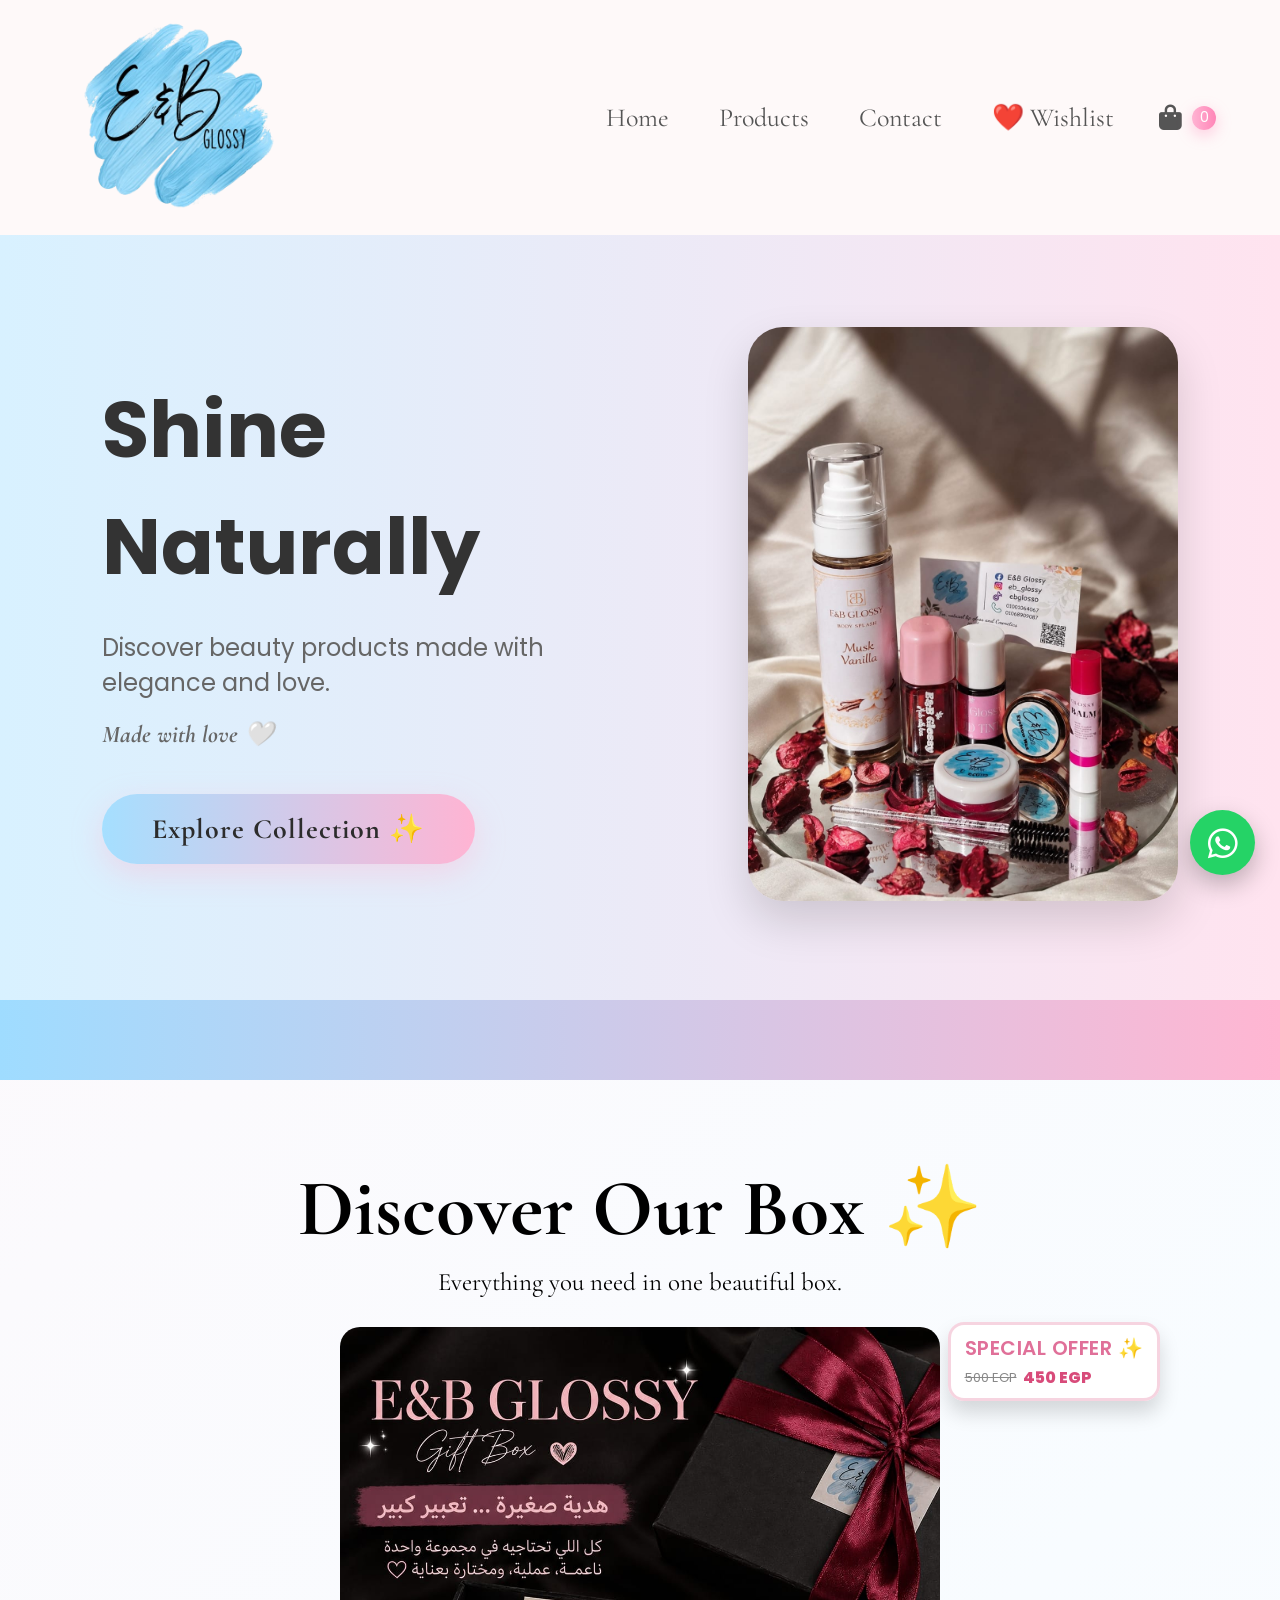
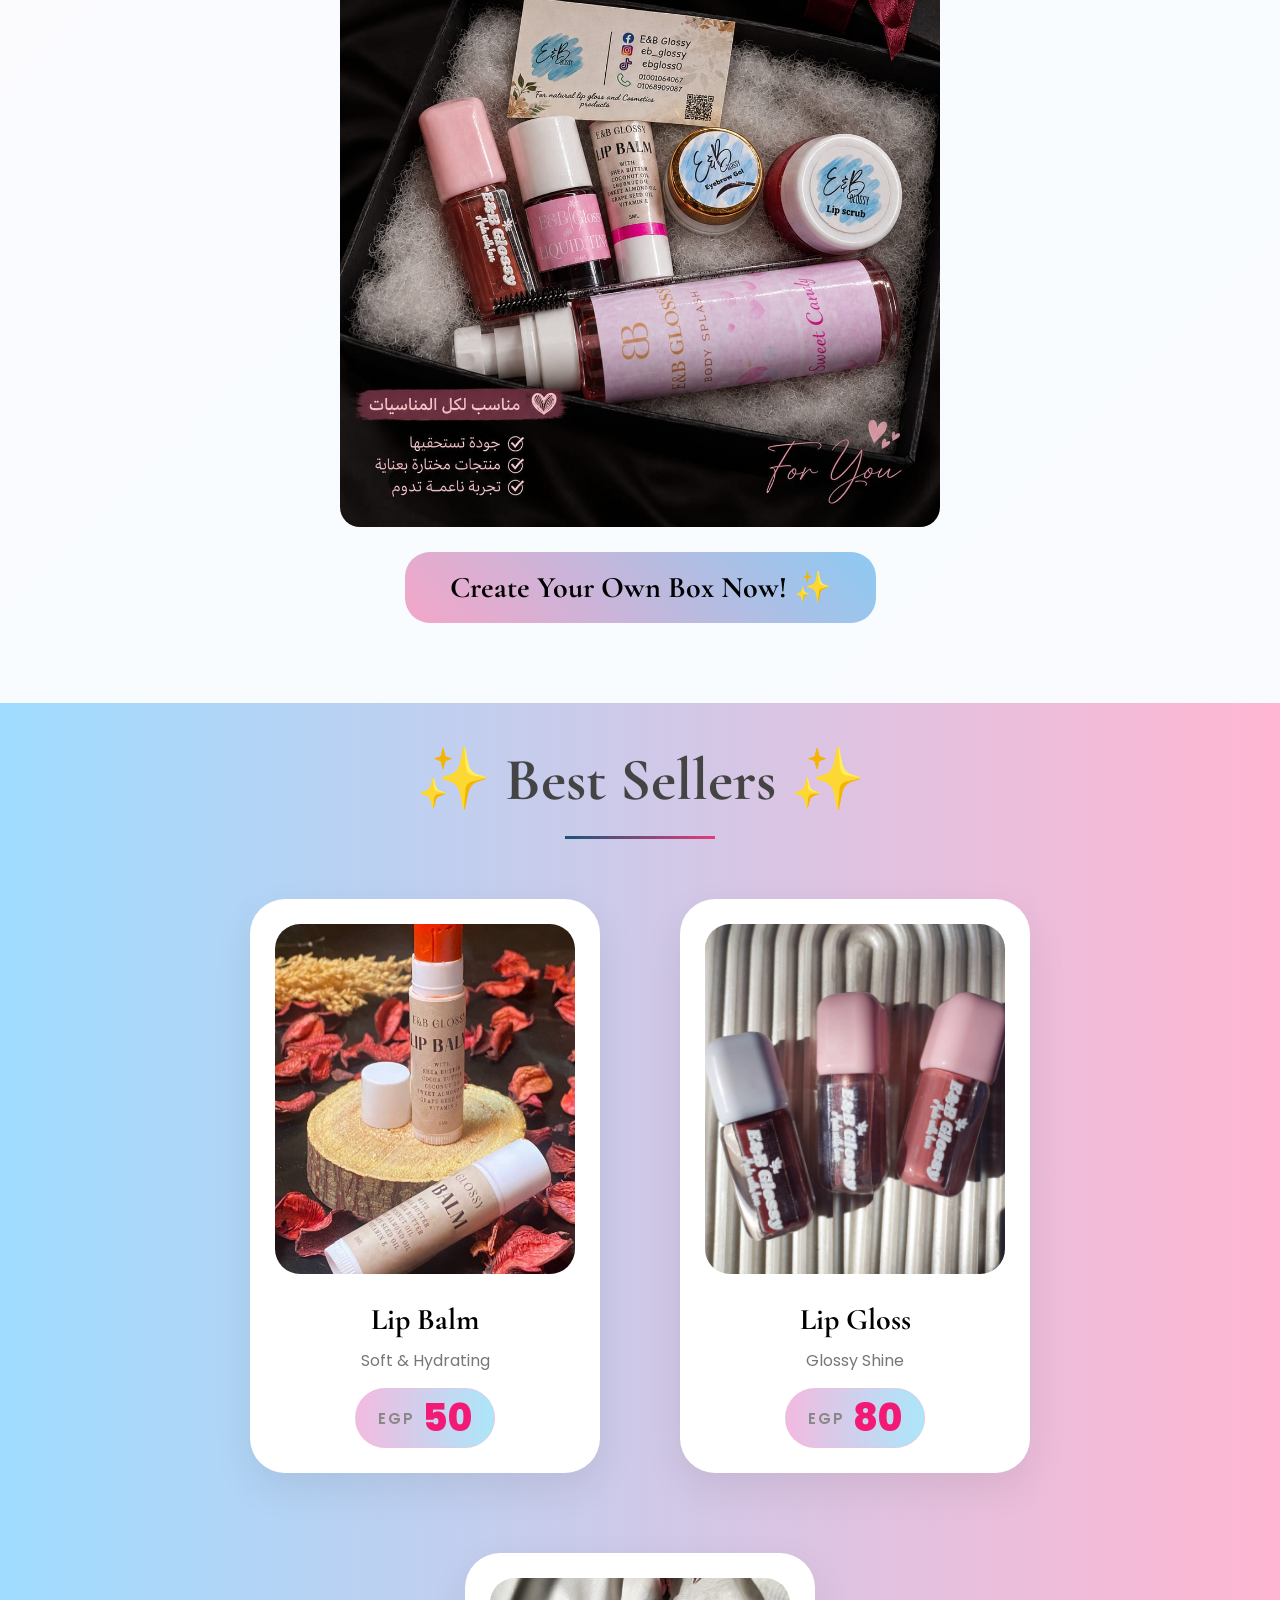
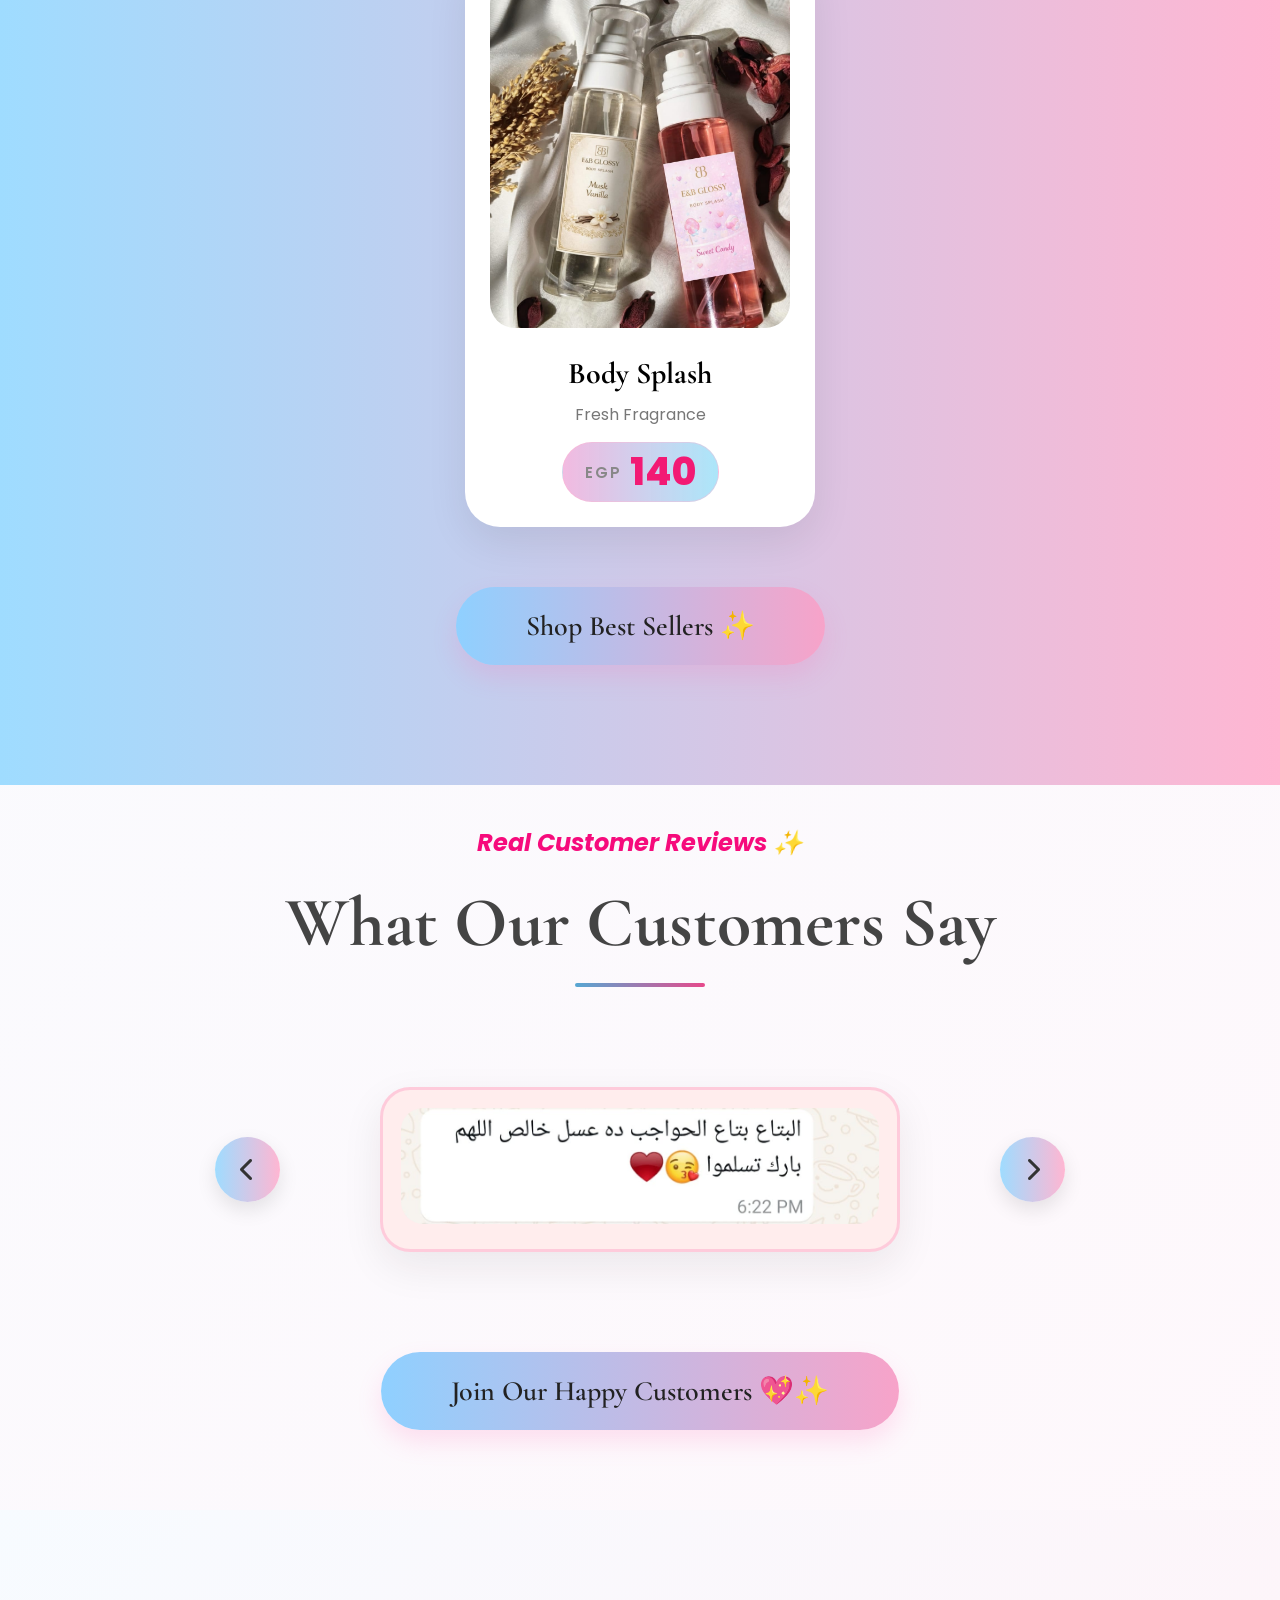
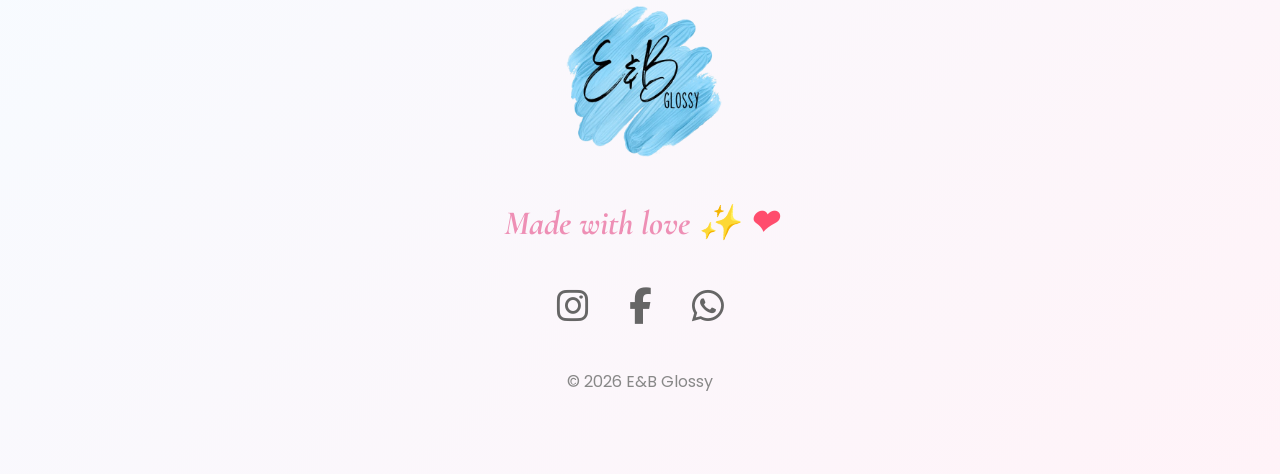
<file: index.html>
<!DOCTYPE html>
<html lang="en">

<head>

    <meta charset="UTF-8">
    <meta name="viewport" content="width=device-width, initial-scale=1.0">

    <title>E&B Glossy</title>

    <link rel="preconnect" href="https://fonts.googleapis.com">
    <link rel="preconnect" href="https://fonts.gstatic.com" crossorigin>

    <link href="https://fonts.googleapis.com/css2?family=Poppins:wght@300;400;500;600&family=Cormorant+Garamond:wght@400;500;600;700&display=swap" rel="stylesheet">

    <link rel="stylesheet"
        href="https://cdnjs.cloudflare.com/ajax/libs/font-awesome/6.5.2/css/all.min.css">

    <link rel="stylesheet" href="style.css">
    <link href="https://fonts.googleapis.com/css2?family=Parisienne&display=swap" rel="stylesheet">
    <meta charset="UTF-8">

</head>

<body><div id="intro-loader">

    <img src="images/logo.png" alt="E&B Glossy">

    <h2>E&B Glossy</h2>

</div>

  <!-- NAVBAR -->

<nav>

    <div class="logo">
        <img src="images/logo.png"
             alt="E&B Glossy Logo">
    </div>

    <div class="nav-right">

        <ul>

            <li>
                <a href="index.html">
                    Home
                </a>
            </li>

            <li>
                <a href="products.html">
                    Products
                </a>
            </li>

            

            <li>
                <a href="contact.html">
                    Contact
                </a>
            </li>
            <li><a href="wishlist.html">❤️ Wishlist</a></li>

        </ul>

        <a href="cart.html"
           class="cart-nav">

            <i class="fa-solid fa-bag-shopping"></i>

            <span id="cart-count">
                0
            </span>

        </a>

    </div>

</nav>



    <!-- HERO -->

    <section class="hero">

        <div class="hero-text">

            <h1>Shine Naturally </h1>

            <p>
                Discover beauty products made with elegance and love.
            </p>

            <p class="signature">
                Made with love 🤍
            </p>

            <a href="products.html" class="explore-btn">
                       Explore Collection ✨
               </a>

        </div>

        <div class="hero-image">

    <a href="products.html">

        <img src="images/allproducts.jpeg">

    </a>

</div>
 </section>

     <section
      class="featured" id="products scroll-reveal">
    </section>
<section class="box-section scroll-reveal">
    <div class="box-content">
        <h2>Discover Our Box ✨</h2>
        <p>Everything you need in one beautiful box.</p>

        <div class="box-card-container">
    <!-- Price Badge overlay -->
    <div class="price-badge">
        <span class="badge-tag">Special Offer ✨</span>
        <div class="badge-prices">
            <span class="old-price">500 EGP</span>
            <strong class="new-price">450 EGP</strong>
        </div>
    </div>

</div>

    <img
    src="images/productsbox.jpeg"
    alt="E&B Glossy Gift Box"
    class="home-box-image"
    onclick="openBoxPreview()"
>


    <a href="createbox.html" class="box-button">
            Create Your Own Box Now! ✨
        </a>
    
    </div>
</section>
    <!-- FEATURED -->

    <section class="featured scroll-reveal">

        <h2>✨ Best Sellers ✨</h2>

        <div class="products-container">

            <div class="product-card">

    <img
    src="images/lipbalm.jpeg"

    onclick="openProduct(
    'Lip Balm',
    'images/lipbalm.jpeg',
    '50',
    'Soft hydration for smooth, healthy lips.'
    )">

                <h3>Lip Balm</h3>

                <p>Soft & Hydrating</p><div class="product-price">
        <span class="currency">EGP</span>
        <span class="amount">50</span>
    </div>

            </div>

            <div class="product-card">

                <img src="images/lipgloss.jpeg">

                <h3>Lip Gloss</h3>

                <p>Glossy Shine</p><div class="product-price">
        <span class="currency">EGP</span>
        <span class="amount">80</span>
    </div>

            </div>

            <div class="product-card">

                <img src="images/bodysplash.jpeg">

                <h3>Body Splash</h3>

                <p>Fresh Fragrance</p><div class="product-price">
        <span class="currency">EGP</span>
        <span class="amount">140</span>
    </div>

            </div>

        </div>
        <div class="section-btn">

    <a href="products.html" class="hero-btn">

        Shop Best Sellers ✨

    </a>

</div>

    </section>


<section class="reviews-page scroll-reveal">

    <p class="products-subtitle">

        Real Customer Reviews ✨

    </p>

    <h1 class="page-title">

        What Our Customers Say

    </h1>



    <!-- REVIEW SLIDER -->

    <div class="reviews-slider">

        <button
        class="review-arrow"
        onclick="prevReview()">

            <i class="fa-solid fa-chevron-left"></i>

        </button>


        <div class="review-image-box">

            <img
            id="review-image"
            src="reviews/review1.jpeg"
            alt="Customer Review">

        </div>


        <button
        class="review-arrow"
        onclick="nextReview()">

            <i class="fa-solid fa-chevron-right"></i>

        </button>

    </div><div class="section-btn">

    <a href="products.html" class="hero-btn">

        Join Our Happy Customers 💖✨

    </a>

</div>

</section>
    <!-- FOOTER -->

    <footer>

    <img src="images/logo.png">

    <p class="footer-love">
        Made with love ✨ <span class="heart">❤</span>
    </p>

    <div class="socials">

        <a href="https://www.instagram.com/eb_glossy/"
           target="_blank"
           rel="noopener noreferrer">

            <i class="fab fa-instagram"></i>

        </a>

        <a href="https://www.facebook.com/share/g/1BrcmSiZV8/"
           target="_blank"
           rel="noopener noreferrer">

            <i class="fab fa-facebook-f"></i>

        </a>

        <a href="https://wa.me/201068909087"
           target="_blank"
           rel="noopener noreferrer">

            <i class="fab fa-whatsapp"></i>

        </a>

    </div>

    <p class="copyright">

        © 2026 E&B Glossy

    </p>

</footer>



    <!-- FLOATING WHATSAPP -->

    <a class="whatsapp"
        href="https://wa.me/201068909087">

        <i class="fab fa-whatsapp"></i>

    </a>
<script>



</script><div id="toast">

</div>
<script src="Script.js"></script>
<!-- BOX PREVIEW POPUP -->

<div id="box-preview-popup" class="box-preview-popup">

    <div class="box-preview-content">

        <button
            class="box-preview-close"
            onclick="closeBoxPreview()">
            ×
        </button>


        <div class="box-preview-image">

            <img
                src="images/popupproductsbox.jpeg"
                alt="E&B Glossy Gift Box">

        </div>


        <div class="box-preview-info">

            <h2>
                What's Inside? 🎁
            </h2>

            <p class="box-preview-subtitle">
                Your E&B Glossy Gift Box includes:
            </p>


           <div class="box-preview-items">

    <div class="box-preview-item">
        <span>✨</span>
        <strong>Liquid Tint</strong>
    </div>

    <div class="box-preview-item">
        <span>💗</span>
        <strong>Lip Gloss</strong>
    </div>

    <div class="box-preview-item">
        <span>💄</span>
        <strong>Lip Balm</strong>
    </div>

    <div class="box-preview-item">
        <span>✨</span>
        <strong>Eyebrow Gel</strong>
    </div>

    <div class="box-preview-item">
        <span>🌸</span>
        <strong>Body Splash</strong>
    </div>

    <div class="box-preview-item">
        <span>🧴</span>
        <strong>Lip Scrub</strong>
    </div>

</div>

<a
    href="createbox.html"
    class="box-preview-button"
    style="
        display:inline-block !important;
        background:rgb(235, 165, 221) !important;
        color:white !important;
        padding:15px 30px !important;
        margin-top:25px !important;
    "
>
    Create Your Box 🎁
</a>
        </div>

    </div>

</div>
</body>

</html>
</file>
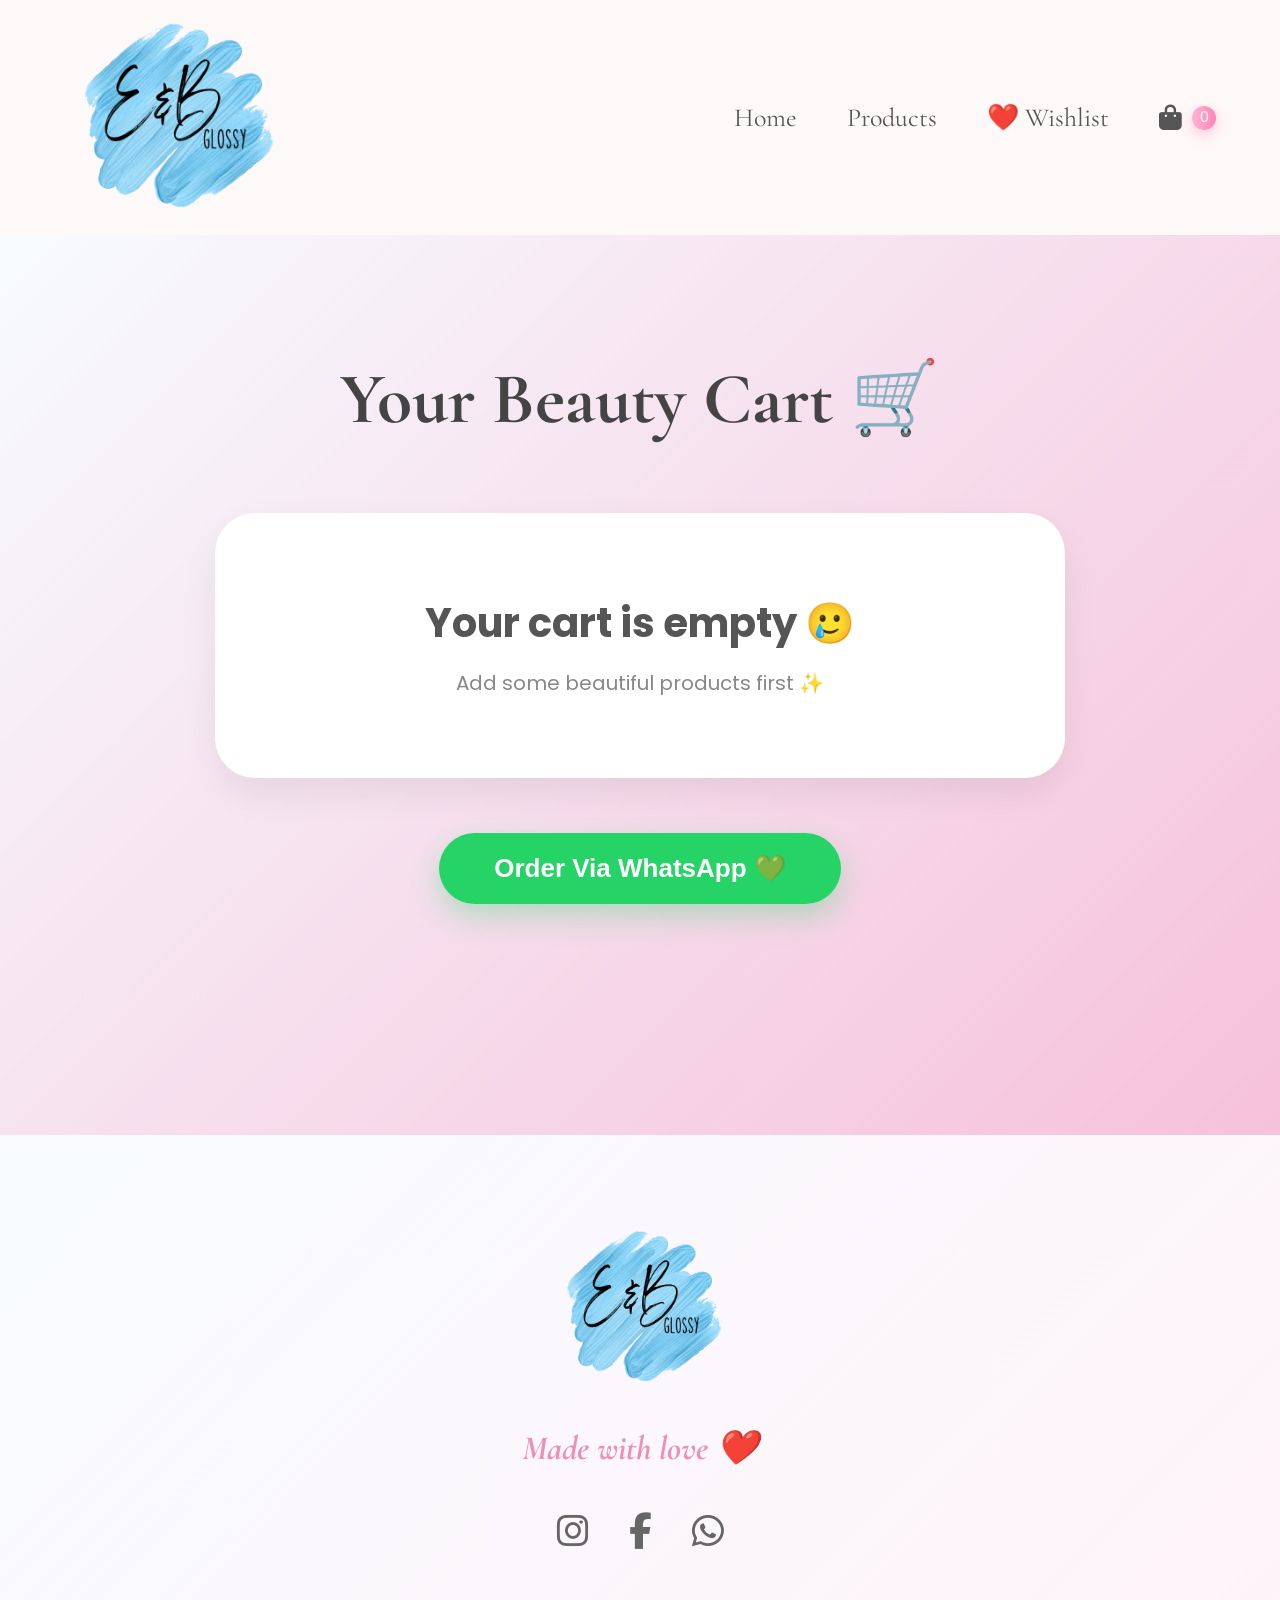
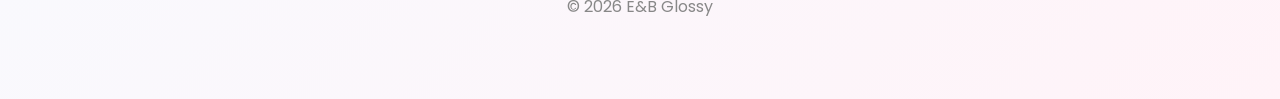
<file: cart.html>
<!DOCTYPE html>
<html lang="en">

<head>

    <meta charset="UTF-8">

    <meta name="viewport"
          content="width=device-width, initial-scale=1.0">

    <title>E&B Glossy | Cart</title>

    <link rel="preconnect"
          href="https://fonts.googleapis.com">

    <link rel="preconnect"
          href="https://fonts.gstatic.com"
          crossorigin>

    <link href="https://fonts.googleapis.com/css2?family=Poppins:wght@300;400;500;700&family=Cormorant+Garamond:wght@400;500;600;700&display=swap"
          rel="stylesheet">

    <link rel="stylesheet"
          href="https://cdnjs.cloudflare.com/ajax/libs/font-awesome/6.5.2/css/all.min.css">

    <link rel="stylesheet"
          href="style.css">
          <link href="https://fonts.googleapis.com/css2?family=Parisienne&display=swap" rel="stylesheet">
          <meta charset="UTF-8">

</head>

<body><div id="intro-loader">

    <img src="images/logo.png" alt="E&B Glossy">

    <h2>E&B Glossy</h2>

</div>

    <!-- NAVBAR -->

    <nav>

        <div class="logo">

            <img src="images/logo.png">

        </div>

        <ul>

            <li><a href="index.html">Home</a></li>

            <li><a href="products.html">Products</a></li>
            <li><a href="wishlist.html">❤️ Wishlist</a></li>

            <li>

                <a href="cart.html"
                   class="cart-nav">

                    <i class="fa-solid fa-bag-shopping"></i>

                    <span id="cart-count">
                        0
                    </span>

                </a>

            </li>

        </ul>

    </nav>



    <!-- CART PAGE -->

    <section class="cart-page">

        

        <h1>

            Your Beauty Cart 🛒

        </h1>

        <div id="cart-items">

        </div>

        <button
            class="order-btn"
            onclick="orderWhatsApp()">

            Order Via WhatsApp 💚

        </button>

    </section>



    <!-- FOOTER -->

    <footer>

        <img src="images/logo.png">

        <p class="footer-love">

            Made with love ❤️

        </p>

        <div class="socials">

            <a href="https://www.instagram.com/eb_glossy/"
               target="_blank">

                <i class="fa-brands fa-instagram"></i>

            </a>

            <a href="https://www.facebook.com/share/g/1BrcmSiZV8/"
               target="_blank">

                <i class="fa-brands fa-facebook-f"></i>

            </a>

            <a href="https://wa.me/201068909087"
               target="_blank">

                <i class="fa-brands fa-whatsapp"></i>

            </a>

        </div>

        <p class="copyright">

            © 2026 E&B Glossy

        </p>

    </footer>



<script src="Script.js"></script>
<div id="toast">

    </div><!-- ================= CUSTOMER INFO POPUP ================= -->

    <div id="customer-popup" class="customer-popup">

        <div class="customer-box">

            <button class="close-popup"
                    onclick="closeCustomerPopup()">

                <i class="fa-solid fa-xmark"></i>

            </button>

            <h2>Complete Your Order 💕</h2>

            <input
            type="text"
            id="customer-name"
            placeholder="Your Name">

            <input
            type="text"
            id="customer-phone"
            placeholder="Phone Number">

            <textarea
            id="customer-address"
            placeholder="Your Address"></textarea>

            <textarea
            id="customer-notes"
            placeholder="Notes (Optional)"></textarea>

            <button
            class="customer-btn"
            onclick="sendOrderWhatsApp()">

                Continue To WhatsApp 💚

            </button>

        </div>
    
    </div>
    </body>

    </html>
</file>
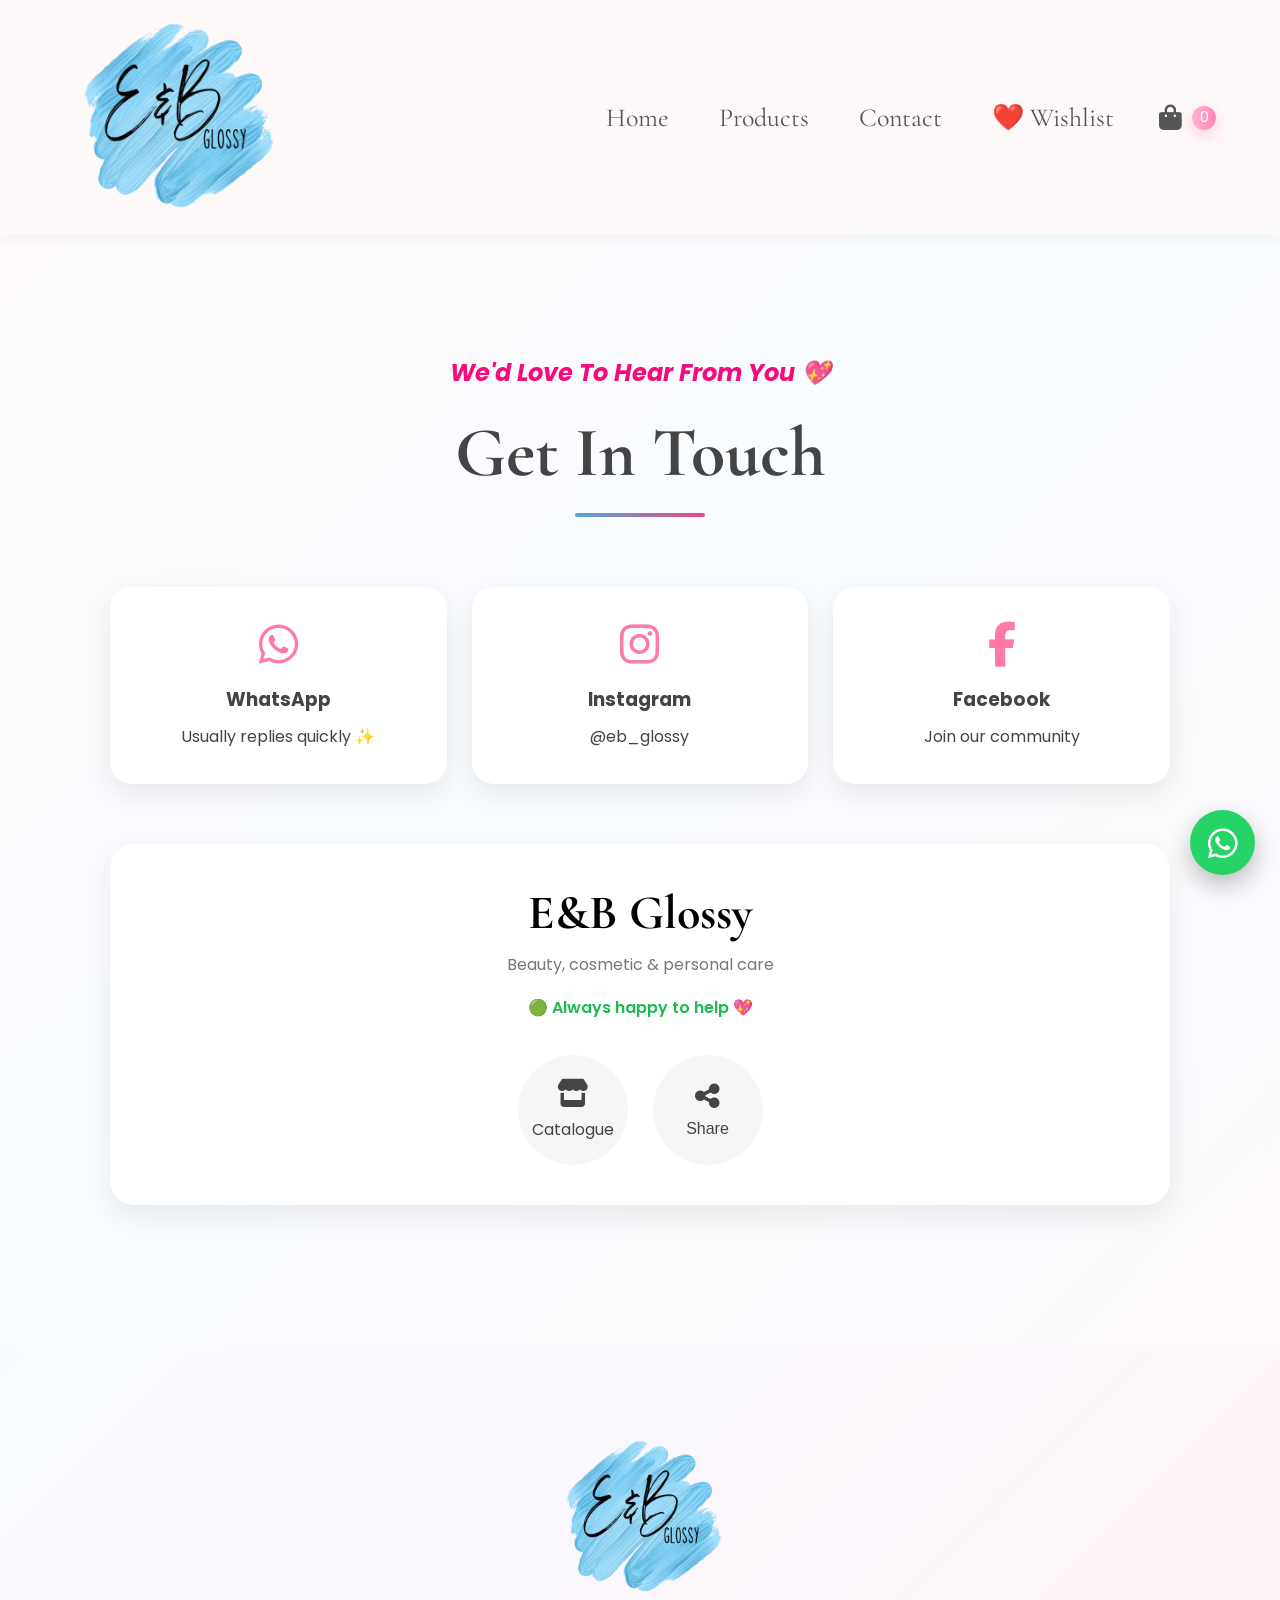
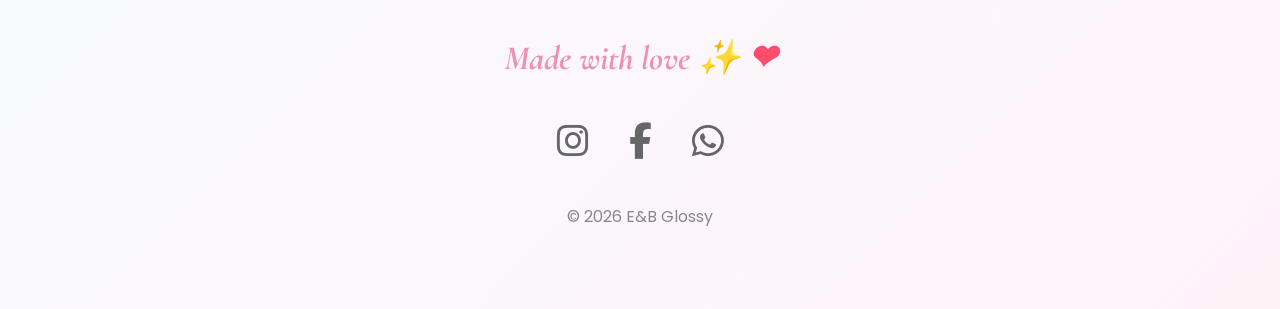
<file: contact.html>
<!DOCTYPE html>
<html lang="en">

<head>

    <meta charset="UTF-8">
    <meta name="viewport" content="width=device-width, initial-scale=1.0">

    <title>E&B Glossy</title>

    <link rel="preconnect" href="https://fonts.googleapis.com">
    <link rel="preconnect" href="https://fonts.gstatic.com" crossorigin>

    <link href="https://fonts.googleapis.com/css2?family=Poppins:wght@300;400;500;600&family=Cormorant+Garamond:wght@400;500;600;700&display=swap" rel="stylesheet">

    <link rel="stylesheet"
        href="https://cdnjs.cloudflare.com/ajax/libs/font-awesome/6.5.2/css/all.min.css">

    <link rel="stylesheet" href="style.css">

</head>

<body><div id="intro-loader">

    <img src="images/logo.png" alt="E&B Glossy">

    <h2>E&B Glossy</h2>

</div>

<!-- NAVBAR -->

<nav>

    <div class="logo">
        <img src="images/logo.png"
             alt="E&B Glossy Logo">
    </div>

    <div class="nav-right">

        <ul>

            <li><a href="index.html">Home</a></li>

            <li><a href="products.html">Products</a></li>

            

            <li><a href="contact.html">Contact</a></li>

            <li><a href="wishlist.html">❤️ Wishlist</a></li>

        </ul>

        <a href="cart.html"
           class="cart-nav">

            <i class="fa-solid fa-bag-shopping"></i>

            <span id="cart-count">0</span>

        </a>

    </div>

</nav>



<!-- CONTACT -->

<section class="contact-page">

    <p class="products-subtitle">

        We'd Love To Hear From You 💖

    </p>

    <h1 class="page-title">

        Get In Touch

    </h1>



    <div class="contact-cards">

        <a href="https://wa.me/201068909087"
           target="_blank"
           class="contact-card">

            <i class="fa-brands fa-whatsapp"></i>

            <h3>WhatsApp</h3>

            <p>Usually replies quickly ✨</p>

        </a>



        <a href="https://www.instagram.com/eb_glossy/"
           target="_blank"
           class="contact-card">

            <i class="fa-brands fa-instagram"></i>

            <h3>Instagram</h3>

            <p>@eb_glossy</p>

        </a>



        <a href="https://www.facebook.com/share/g/1BrcmSiZV8/"
           target="_blank"
           class="contact-card">

            <i class="fa-brands fa-facebook-f"></i>

            <h3>Facebook</h3>

            <p>Join our community</p>

        </a>

    </div>



    <div class="business-card scroll-reveal">

        <h2>E&B Glossy</h2>

        <p>

            Beauty, cosmetic & personal care

        </p>

        <span class="status">

            🟢 Always happy to help 💖

        </span>



        <div class="business-buttons">

            <a href="products.html">

                <i class="fa-solid fa-store"></i>

                <span>Catalogue</span>

            </a>



            <button onclick="shareWebsite()">

                <i class="fa-solid fa-share-nodes"></i>

                <span>Share</span>

            </button>

        </div>

    </div>



    

</section>



<!-- FOOTER -->

<footer>

    <img src="images/logo.png">

    <p class="footer-love">
        Made with love ✨ <span class="heart">❤</span>
    </p>

    <div class="socials">

        <a href="https://www.instagram.com/eb_glossy/"
           target="_blank"
           rel="noopener noreferrer">

            <i class="fab fa-instagram"></i>

        </a>

        <a href="https://www.facebook.com/share/g/1BrcmSiZV8/"
           target="_blank"
           rel="noopener noreferrer">

            <i class="fab fa-facebook-f"></i>

        </a>

        <a href="https://wa.me/201068909087"
           target="_blank"
           rel="noopener noreferrer">

            <i class="fab fa-whatsapp"></i>

        </a>

    </div>

    <p class="copyright">

        © 2026 E&B Glossy

    </p>

</footer>



<!-- FLOATING WHATSAPP -->

<a class="whatsapp"
   href="https://wa.me/201068909087">

    <i class="fab fa-whatsapp"></i>

</a>

<div id="toast"></div>

<script src="Script.js"></script>

</body>

</html>
</file>
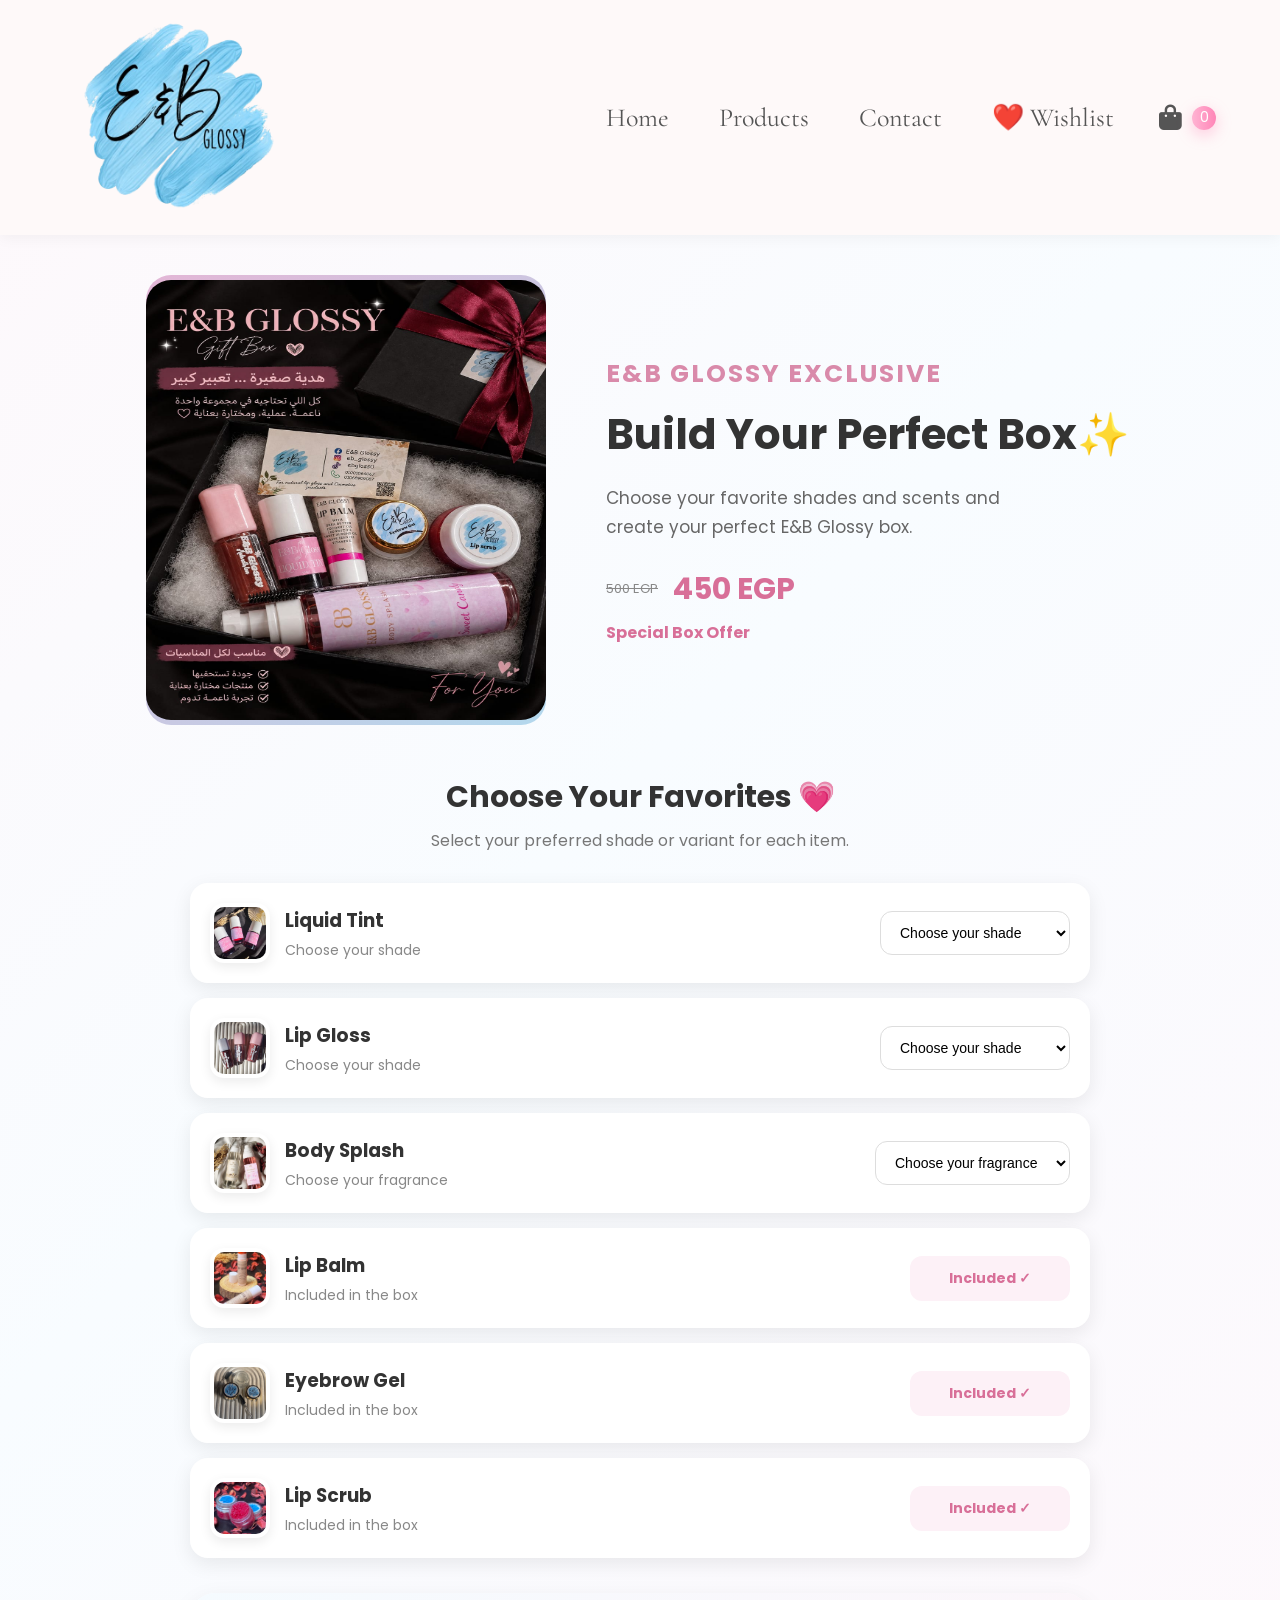
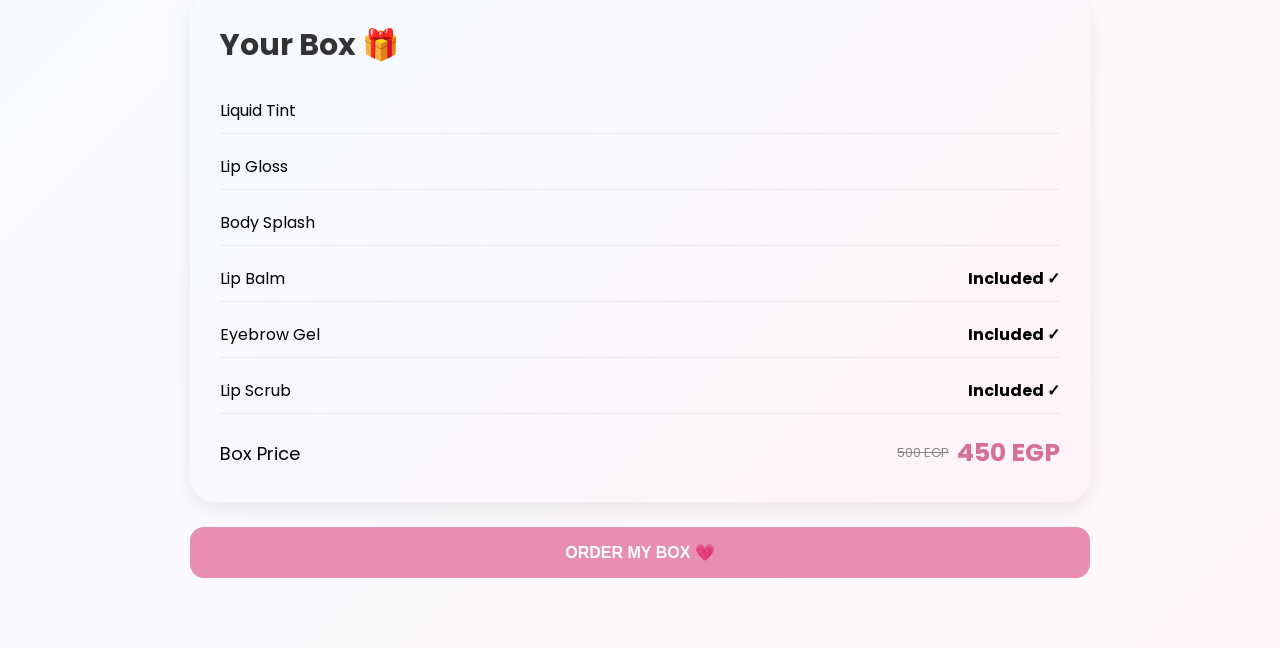
<file: createbox.html>
<!DOCTYPE html>
<html lang="en">

<head>

    <meta charset="UTF-8">
    <meta name="viewport" content="width=device-width, initial-scale=1.0">

    <title>E&B Glossy</title>

    <link rel="preconnect" href="https://fonts.googleapis.com">
    <link rel="preconnect" href="https://fonts.gstatic.com" crossorigin>

    <link href="https://fonts.googleapis.com/css2?family=Poppins:wght@300;400;500;600&family=Cormorant+Garamond:wght@400;500;600;700&display=swap" rel="stylesheet">

    <link rel="stylesheet"
        href="https://cdnjs.cloudflare.com/ajax/libs/font-awesome/6.5.2/css/all.min.css">

    <link rel="stylesheet" href="style.css">
    <link href="https://fonts.googleapis.com/css2?family=Parisienne&display=swap" rel="stylesheet">
    <meta charset="UTF-8">

</head>

<body><div id="intro-loader"> 
    <img src="images/logo.png" alt="E&B Glossy">
    <h2>E&B Glossy</h2>
</div>
<!-- NAVBAR -->

<nav>

    <div class="logo">
        <img src="images/logo.png"
             alt="E&B Glossy Logo">
    </div>

    <div class="nav-right">

        <ul>

            <li>
                <a href="index.html">
                    Home
                </a>
            </li>

            <li>
                <a href="products.html">
                    Products
                </a>
            </li>

            

            <li>
                <a href="contact.html">
                    Contact
                </a>
            </li>
            <li><a href="wishlist.html">❤️ Wishlist</a></li>

        </ul>

        <a href="cart.html"
           class="cart-nav">

            <i class="fa-solid fa-bag-shopping"></i>

            <span id="cart-count">
                0
            </span>

        </a>

    </div>

</nav>
    <!-- Create Your Box -->
    <main class="create-box-page">

        <section class="create-box-hero scroll-reveal">

            <div class="create-box-image">
                
                <div class="box-image-placeholder">
                    <img
                       src="images/productsbox.jpeg"
                       class="open-box-image"
                       alt="E&B Glossy Gift Box"
                       onclick="openBoxPreview()">
                </div>
            </div>


            <div class="create-box-content">

                <p class="box-small-title">
                    E&B GLOSSY EXCLUSIVE
                </p>

                <h1>
                    Build Your Perfect Box✨
                </h1>

                <p class="box-description">
                    Choose your favorite shades and scents
                    and create your perfect E&B Glossy box.
                </p>

                <div class="box-price">
                    <span class="old-price">
                        500 EGP
                    </span>

                    <span class="offer-price">
                        450 EGP
                    </span>
                </div>

                <p class="box-save">
                    Special Box Offer
                </p>

            </div>

        </section>


        <!-- Product Selection -->
        <section class="box-builder scroll-reveal">

            <h2>
                Choose Your Favorites 💗
            </h2>

            <p class="box-builder-subtitle">
                Select your preferred shade or variant for each item.
            </p>


            <!-- Products will be added here -->
            <div id="box-products">

    <!-- Liquid Tint -->
    <div class="box-item">

        <div class="box-item-left">

            <img
                src="images/liquidtint.jpeg"
                class="box-product-image"
                id="liquid-tint-box-image"
                alt="Liquid Tint">

            <div class="box-item-info">

                <h3>Liquid Tint</h3>

                <p>Choose your shade</p>

            </div>

        </div>

        <select
            class="box-select"
            id="liquid-tint-select"
            onchange="updateBox()">

            <option value="">Choose your shade</option>
            <option value="Pink">Pink</option>
            <option value="Hot Red">Hot Red</option>
            <option value="Peach">Peach</option>

        </select>

    </div>


    <!-- Lip Gloss -->
    <div class="box-item">

        <div class="box-item-left">

            <img
                src="images/lipgloss.jpeg"
                class="box-product-image"
                id="lip-gloss-box-image"
                alt="Lip Gloss">

            <div class="box-item-info">

                <h3>Lip Gloss</h3>

                <p>Choose your shade</p>

            </div>

        </div>

        <select
            class="box-select"
            id="lip-gloss-select"
            onchange="updateBox()">

            <option value="">Choose your shade</option>
            <option value="Cherry">Cherry</option>
            <option value="Nude">Nude</option>
            <option value="Pink">Pink</option>
            <option value="Hot Red">Hot Red</option>

        </select>

    </div>


    <!-- Body Splash -->
    <div class="box-item">

        <div class="box-item-left">

            <img
                src="images/bodysplash.jpeg"
                class="box-product-image"
                id="body-splash-box-image"
                alt="Body Splash">

            <div class="box-item-info">

                <h3>Body Splash</h3>

                <p>Choose your fragrance</p>

            </div>

        </div>

        <select
            class="box-select"
            id="body-splash-select"
            onchange="updateBox()">

            <option value="">Choose your fragrance</option>
            <option value="Musk Vanilla">Musk Vanilla</option>
            <option value="Sweet Candy">Sweet Candy</option>

        </select>

    </div>


    <!-- Lip Balm -->
    <div class="box-item">

        <div class="box-item-left">

            <img
                src="images/lipbalm.jpeg"
                class="box-product-image"
                alt="Lip Balm">

            <div class="box-item-info">

                <h3>Lip Balm</h3>

                <p>Included in the box</p>

            </div>

        </div>

        <div class="fixed-item">
            Included ✓
        </div>

    </div>


    <!-- Eyebrow Gel -->
    <div class="box-item">

        <div class="box-item-left">

            <img
                src="images/eyebrow.jpeg"
                class="box-product-image"
                alt="Eyebrow Gel">

            <div class="box-item-info">

                <h3>Eyebrow Gel</h3>

                <p>Included in the box</p>

            </div>

        </div>

        <div class="fixed-item">
            Included ✓
        </div>

    </div>


    <!-- Lip Scrub -->
    <div class="box-item">

        <div class="box-item-left">

            <img
                src="images/lipscrub.jpeg"
                class="box-product-image"
                alt="Lip Scrub">

            <div class="box-item-info">

                <h3>Lip Scrub</h3>

                <p>Included in the box</p>

            </div>

        </div>

        <div class="fixed-item">
            Included ✓
        </div>

    </div>

</div>

           <!-- Box Summary -->
<div class="box-summary">

    <h2>
        Your Box 🎁
    </h2>

    <div id="box-summary-items">
        <p>No selections yet.</p>
    </div>

    <div class="box-total">

        <span>
            Box Price
        </span>

        <div class="price-container">
            <span class="old-price">500 EGP</span>
            <strong id="box-total-price">
                450 EGP
            </strong>
        </div>

    </div>
</div>

                <button
                    type="button"
                    id="order-box-btn"
                    class="order-box-btn"
                    onclick="orderBoxWhatsApp()">
                    ORDER MY BOX 💗
                </button>

            </div>

        </section>

    </main>


    <!-- JavaScript -->
    <div id="toast"></div>
    <script src="Script.js"></script>
<!-- BOX PREVIEW POPUP -->

<div id="box-preview-popup" class="box-preview-popup">

    <div class="box-preview-content">

        <button
            class="box-preview-close"
            onclick="closeBoxPreview()">
            ×
        </button>


        <div class="box-preview-image">

            <img
                src="images/popupproductsbox.jpeg"
                alt="E&B Glossy Gift Box">

        </div>


        <div class="box-preview-info">

            <h2>
                What's Inside? 🎁
            </h2>

            <p class="box-preview-subtitle">
                Your E&B Glossy Gift Box includes:
            </p>


            <div class="box-preview-items">

                <div class="box-preview-item">
                    <span>✨</span>
                    <strong>Liquid Tint</strong>
                </div>

                <div class="box-preview-item">
                    <span>💗</span>
                    <strong>Lip Gloss</strong>
                </div>

                <div class="box-preview-item">
                    <span>💄</span>
                    <strong>Lip Balm</strong>
                </div>

                <div class="box-preview-item">
                    <span>✨</span>
                    <strong>Eyebrow Gel</strong>
                </div>

                <div class="box-preview-item">
                    <span>🌸</span>
                    <strong>Body Splash</strong>
                </div>

                <div class="box-preview-item">
                    <span>🧴</span>
                    <strong>Lip Scrub</strong>
                </div>

            </div>
            

        </div>

    </div>

</div>
<!-- CUSTOMER POPUP -->

<div id="customer-popup" class="customer-popup">

    <div class="customer-box">

        <h2>
            Complete Your Order 💗
        </h2>

        <input
            type="text"
            id="customer-name"
            placeholder="Your Name">

        <input
            type="tel"
            id="customer-phone"
            placeholder="Phone Number">

        <input
            type="text"
            id="customer-address"
            placeholder="Delivery Address">

        <textarea
            id="customer-notes"
            placeholder="Notes (Optional)"></textarea>

        <button
            type="button"
            class="customer-btn"
            onclick="sendBoxOrderWhatsApp()">

            Send Box Order 💗

        </button>

        <button
            type="button"
            onclick="closeCustomerPopup()"
            style="
                border:none;
                background:none;
                color:#999;
                cursor:pointer;
                font-size:14px;
            ">

            Cancel

        </button>

    </div>

</div>
</body>
</html>
</file>
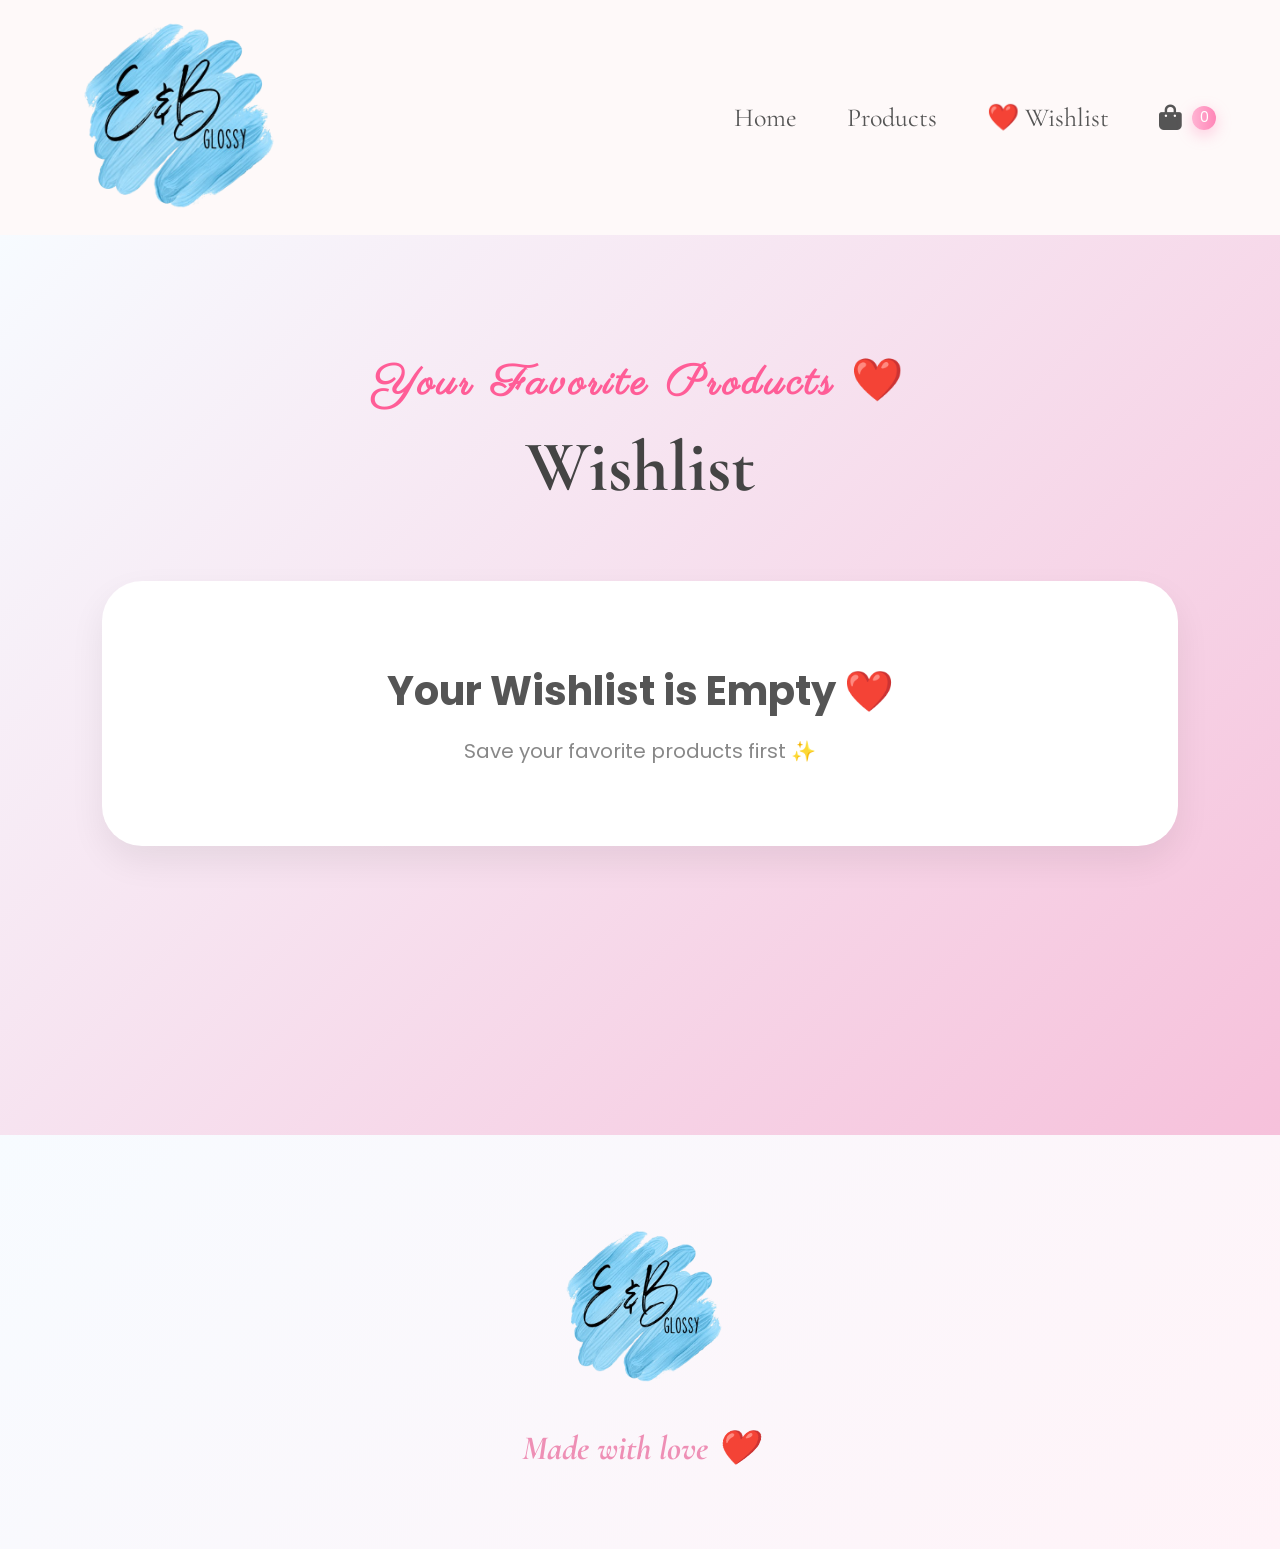
<file: wishlist.html>
<!DOCTYPE html>

<html lang="en">

<head>

<meta charset="UTF-8">

<meta name="viewport"
content="width=device-width, initial-scale=1.0">

<title>E&B Glossy | Wishlist</title>

<link rel="preconnect"
href="https://fonts.googleapis.com">

<link rel="preconnect"
href="https://fonts.gstatic.com"
crossorigin>

<link href="https://fonts.googleapis.com/css2?family=Poppins:wght@300;400;500;700&family=Cormorant+Garamond:wght@400;500;600;700&display=swap"
rel="stylesheet">

<link rel="stylesheet"
href="https://cdnjs.cloudflare.com/ajax/libs/font-awesome/6.5.2/css/all.min.css">

<link rel="stylesheet"
href="style.css">
<link href="https://fonts.googleapis.com/css2?family=Parisienne&display=swap" rel="stylesheet">
<meta charset="UTF-8">
</head>

<body><div id="intro-loader">

    <img src="images/logo.png" alt="E&B Glossy">

    <h2>E&B Glossy</h2>

</div>

<nav>

<div class="logo">

<img src="images/logo.png">

</div>

<ul>

<li><a href="index.html">Home</a></li>

<li><a href="products.html">Products</a></li>

<li><a href="wishlist.html">❤️ Wishlist</a></li>

<li>

<a href="cart.html"
class="cart-nav">

<i class="fa-solid fa-bag-shopping"></i>

<span id="cart-count">0</span>

</a>

</li>

</ul>

</nav>

<section class="cart-page scroll-reveal">

<p class="cart-subtitle">

Your Favorite Products ❤️

</p>

<h1>

Wishlist

</h1>

<div id="wishlist-items">

</div>

</section>

<footer>

<img src="images/logo.png">

<p class="footer-love">

Made with love ❤️

</p>

</footer>

<div id="toast"></div>

<script src="Script.js"></script>

</body>

</html>
</file>
<file: style.css>
*{
    margin:0;
    padding:0;
    box-sizing:border-box;
}

html{

    scroll-behavior:smooth;

}

body{

    font-family:'Poppins',sans-serif;
    overflow-x:hidden;

    background:
    linear-gradient(
        135deg,
        #fef8fb 0%,
        #f8fcff 40%,
        #fff7fb 100%
    );
}



/* NAVBAR */

nav{

    display:flex;
    justify-content:space-between;
    align-items:center;

    padding:20px 8%;
}

.nav-right{

    display:flex;
    align-items:center;

    gap:45px;
}

nav ul{

    display:flex;

    align-items:center;

    gap:40px;

    list-style:none;

    margin:0;
    padding:0;
}

nav ul li{

    list-style:none;
}
.logo img{

    width:220px;

}

nav ul{

    display:flex;

    gap:50px;

    list-style:none;

}

nav a{

    text-decoration:none;

    font-family:'Cormorant Garamond',serif;

    font-size:26px;

    color:#555;

    position:relative;

    transition:.4s;

}

nav a:hover{

    color:#ee8fb5;

}

nav a::after{

    content:"";

    position:absolute;

    width:0;

    height:2px;

    left:0;

    bottom:-5px;

    background:#ee8fb5;

    transition:.4s;

}

nav a:hover::after{

    width:100%;

}



/* HERO */

.hero{

    min-height:85vh;

    display:flex;

    justify-content:space-between;

    align-items:center;

    padding:0 8%;

    background:

    linear-gradient(
        90deg,
        #d8f1ff,
        #ffe3ef
    );

}

.hero-text{

    width:50%;

}

.hero-text h1{

    font-size:78px;

    color:#333;

    margin-bottom:25px;

}

.hero-text p{

    font-size:24px;

    color:#666;

}

.signature{

    margin-top:20px;

    color:#ee8fb5;

    font-size:32px;

    font-family:'Cormorant Garamond';

    font-style:italic;

    font-weight:bold;

}

.explore-btn{

    display:inline-block;

    margin-top:45px;

    padding:18px 50px;

    border:none;

    border-radius:50px;

    background:
    linear-gradient(
        90deg,
        #a5dfff,
        #ffb4d3
    );

    color:#2c2c2c;

    text-decoration:none;

    font-size:28px;

    font-family:'Cormorant Garamond',serif;

    font-weight:700;

    letter-spacing:1px;

    cursor:pointer;

    box-shadow:
    0 10px 30px rgba(255,182,210,.4);

    transition:0.4s;

}

.explore-btn:hover{

    transform:
    translateY(-6px)
    scale(1.03);

    box-shadow:
    0 18px 40px rgba(255,182,210,.5);

}

.explore-btn:active{

    transform:scale(0.96);

}.cart-total{

    margin-top:40px;

    background:white;

    padding:35px;

    border-radius:35px;

    box-shadow:
    0 15px 35px
    rgba(0,0,0,.08);
}

.cart-total h2{

    font-size:42px;

    color:#ff6faa;

    font-family:
    'Cormorant Garamond';
}.quantity-box{

    margin-bottom:20px;
}

@media(max-width:900px){

    .explore-btn{

        font-size:22px;

        padding:16px 35px;

    }

}
.hero-image a{

    width:45%;

    display:flex;

    justify-content:center;
    display:block;

    cursor:pointer;


}

.hero-image img{

    width:430px;

    border-radius:35px;

    box-shadow:

    0 20px 45px rgba(0,0,0,.15);
    cursor:pointer;

}
.hero-image img:hover{

    transform:
    translateY(-10px)
    scale(1.03);

}



/* FEATURED */

.featured{

    padding:40px 8%;

    background:linear-gradient(
        90deg,
        #9fdcff,
        #ffb6d2
    );
}

.featured h2{

    text-align:center;

    font-size:60px;

    color:#444;

    font-family:'Cormorant Garamond';

}

.featured h2::after{

    content:"";

    display:block;

    width:150px;

    height:3px;

    background:

    linear-gradient(
        90deg,
        #1a5576,
        #e43c7c
    );

    margin:20px auto;

}

.products-container{

    display:flex;

    justify-content:center;

    gap:80px;

    flex-wrap:wrap;

    margin-top:60px;

}

.product-card{

    width:350px;

    background:

    linear-gradient(
        180deg,
        white,
        #fff7fb
    );

    border-radius:35px;

    padding:30px;

    text-align:center;

    box-shadow:

    0 15px 35px rgba(0,0,0,.08);

    transition:.4s;

}

.product-card:hover{

    transform:translateY(-10px);

}

.product-card img{

    width:100%;

    border-radius:25px;

}

.product-card h3{

    margin-top:25px;

    font-size:35px;

    font-family:'Cormorant Garamond';

}

.product-card p{

    color:#777;

    margin-top:10px;

}



/* FOOTER */

footer{

    padding:80px 0;

    text-align:center;

    background:
    linear-gradient(
        135deg,
        #f7fbff,
        #fff3f8
    );
}

footer img{

    width:180px;

}

.footer-love{

    margin-top:25px;

    color:#ee8fb5;

    font-size:34px;

    font-family:'Cormorant Garamond',serif;

    font-style:italic;

    font-weight:700;

}.heart{

    color:#ff4d6d;

}
.socials{

    margin-top:35px;

}

.socials a{

    color:#666;

    font-size:36px;

    margin:0 18px;

    display:inline-block;

    text-decoration:none;

    transition:.4s;

}


.socials a:hover{

    color:#ee8fb5;

    transform:
    translateY(-6px)
    scale(1.12);

}

.copyright{

    margin-top:35px;

    color:#888;

}



/* WHATSAPP */

.whatsapp{

    position:fixed;

    bottom:25px;

    right:25px;

    width:65px;

    height:65px;

    border-radius:50%;

    background:#25D366;

    color:white;

    display:flex;

    justify-content:center;

    align-items:center;

    text-decoration:none;

    font-size:34px;

    box-shadow:

    0 10px 25px rgba(0,0,0,.25);

    transition:.4s;

}

.whatsapp:hover{

    transform:scale(1.1);

}



/* MOBILE */

@media(max-width:900px){

    nav{

        flex-direction:column;

        gap:20px;

    }

    nav ul{

        gap:25px;

        flex-wrap:wrap;

        justify-content:center;

    }

    .hero{

        flex-direction:column;

        text-align:center;

        padding:70px 30px;

    }

    .hero-text{

        width:100%;

    }

    .hero-image{

        width:100%;

        margin-top:50px;

    }

    .hero-image img{

        width:300px;

    }

    .hero-text h1{

        font-size:55px;

    }

    .hero-text p{

        font-size:20px;

    }

    .signature{

    font-size:32px;

    font-family:'Cormorant Garamond',serif;

    color:#ee8fb5;

    font-style:italic;

    font-weight:bold;

    letter-spacing:1px;



    }

    .logo img{

        width:170px;

    }

}.socials a::after{
    content:none !important;
}

.socials a{
    text-decoration:none;
}







/* Products Page */

nav{

    display:flex;

    justify-content:space-between;

    align-items:center;

    padding:4px 5%;

    background:rgb(254, 249, 249);

    box-shadow:0 2px 15px rgba(0,0,0,.05);

}

.logo img{

    width:220px;

}

nav ul{

    display:flex;

    gap:50px;

    list-style:none;

}

nav a{

    text-decoration:none;

    font-family:'Cormorant Garamond',serif;

    font-size:26px;

    color:#555;

    position:relative;

    transition:.4s;

}

nav a:hover{

    color:#ee8fb5;

}

nav a::after{

    content:"";

    position:absolute;

    width:0;

    height:2px;

    left:0;

    bottom:-5px;

    background:#ee8fb5;

    transition:.4s;

}

nav a:hover::after{

    width:100%;

}
.products-page{

    min-height:100vh;

    padding:100px 8%;

    background:
    linear-gradient(
        to bottom,
    
        #c0d3ff 20%,
        #e8b3d8 100%
    );
}

.page-title{

    text-align:center;

    font-size:70px;

    font-family:'Cormorant Garamond',serif;

    color:#444;

    margin-bottom:70px;

    position:relative;
}

.page-title::after{

    content:"";

    width:130px;
    height:4px;

    background:
    linear-gradient(
        90deg,
        #56a7d3,
        #e7498b
    );

    display:block;

    margin:18px auto 0;

    border-radius:20px;
}
.products-subtitle{
    color:#f60b7c;
    font-size:24px;
    margin-bottom:20px;
    margin-top:40px;
    font-style:italic;
    font-weight:bold;
    text-align:center;
    





}

.products-grid{

    display:grid;

    grid-template-columns:
    repeat(auto-fit,minmax(320px,1fr));

    gap:45px;

    max-width:1400px;

    margin:auto;
}

.product-card{

    background:white;

    border-radius:35px;

    padding:25px;

    text-align:center;

    box-shadow:
    0 15px 40px rgba(0,0,0,.08);

    transition:.4s;
}

.product-card:hover{

    transform:
    translateY(-12px);

    box-shadow:
    0 25px 55px rgba(255,182,210,.25);
}

.product-card img{

    width:100%;

    height:350px;

    object-fit:cover;

    border-radius:25px;
}

.product-card h3{
    margin-top:20px;
    font-size:30px;
}

.product-card p{
    color:#777;
}
/* ================= CART ICON IN NAV ================= */

.cart-nav{

    display:flex;
    align-items:center;
    gap:10px;

    position:relative;

    font-size:26px;
}

#cart-count{

    background:
    linear-gradient(
        90deg,
        #ffb4d3,
        #ff85b7
    );

    color:white;

    width:24px;
    height:24px;

    border-radius:50%;

    display:flex;
    justify-content:center;
    align-items:center;

    font-size:14px;

    font-family:'Poppins';

    box-shadow:
    0 5px 15px rgba(255,132,183,.4);

    transition:.4s;
}

.cart-nav:hover #cart-count{

    transform:scale(1.15);

}



/* ================= ADD TO CART BUTTON ================= */

.cart-btn{

    margin-top:25px;

    border:none;

    padding:16px 38px;

    border-radius:50px;

    background:
    linear-gradient(
        90deg,
        #9fdcff,
        #ffb6d2
    );

    color:#2f2f2f;

    font-size:24px;

    font-family:
    'Cormorant Garamond',serif;

    font-weight:700;

    letter-spacing:.5px;

    cursor:pointer;

    transition:.4s;

    box-shadow:
    0 10px 30px rgba(255,182,210,.35);
}

.cart-btn:hover{

    transform:
    translateY(-6px)
    scale(1.04);

    box-shadow:
    0 18px 40px rgba(255,182,210,.5);
}

.cart-btn:active{

    transform:
    scale(.96);

}



/* ================= CART PAGE ================= */

.cart-page{

    min-height:100vh;

    padding:120px 8%;

    text-align:center;

    background:

    linear-gradient(
        135deg,
        #f7fbff,
        #f6c1db
    );

}

.cart-page h1{

    font-size:72px;

    color:#444;

    font-family:
    'Cormorant Garamond',serif;

    margin-bottom:70px;
}



/* ================= CART ITEMS ================= */

#cart-items{

    max-width:850px;

    margin:auto;
}

.cart-item{

    background:white;

    margin-bottom:30px;

    padding:30px 35px;

    border-radius:35px;

    display:flex;

    justify-content:space-between;
    flex-wrap:wrap;

    align-items:center;

    box-shadow:
    0 15px 35px rgba(0,0,0,.08);

    transition:.4s;
}

.cart-item:hover{

    transform:
    translateY(-8px);

    box-shadow:
    0 22px 45px rgba(255,182,210,.18);
}



/* ================= PRODUCT INFO ================= */

.cart-info{

    text-align:left;
}

.cart-info h3{

    font-size:34px;

    color:#333;

    font-family:
    'Cormorant Garamond',serif;
}

.cart-info p{

    color:#888;

    margin-top:8px;

    font-size:17px;
}.total-price{

    color:#ff5f9f;

    font-size:30px;

    font-weight:800;

    margin-top:8px;
}



/* ================= REMOVE BUTTON ================= */

.remove-btn{

    border:none;

    background:#ffe4ee;

    color:#ff4f8e;

    padding:15px 22px;

    border-radius:20px;

    font-size:17px;

    font-weight:600;

    cursor:pointer;

    transition:.35s;
}

.remove-btn:hover{

    background:#ffcddd;

    transform:
    scale(1.06);
}



/* ================= ORDER BUTTON ================= */

.order-btn{

    margin-top:55px;

    padding:20px 55px;

    border:none;

    border-radius:50px;

    background:#25D366;

    color:white;

    font-size:26px;

    font-weight:700;

    cursor:pointer;

    transition:.4s;

    box-shadow:
    0 12px 30px rgba(37,211,102,.32);
}

.order-btn:hover{

    transform:
    translateY(-5px)
    scale(1.03);

    box-shadow:
    0 20px 45px rgba(37,211,102,.45);
}



/* ================= EMPTY CART ================= */

.empty-cart{

    background:white;

    padding:80px;

    border-radius:40px;

    box-shadow:
    0 15px 35px rgba(0,0,0,.07);
}

.empty-cart h2{

    color:#555;

    font-size:40px;

    margin-bottom:15px;
}

.empty-cart p{

    color:#888;

    font-size:20px;
}



/* ================= MOBILE ================= */

@media(max-width:900px){

    .cart-page h1{

        font-size:50px;
    }

    .cart-item{

        flex-direction:column;

        gap:25px;

        text-align:center;
    }

    .cart-info{

        text-align:center;
    }

    .cart-info h3{

        font-size:30px;
    }

    .order-btn{

        width:100%;
    }

}/* ================= TOAST ================= */

#toast{

    position:fixed;

    top:30px;

    right:30px;

    background:

    linear-gradient(
        90deg,
        #9fdcff,
        #ffb6d2
    );

    color:#333;

    padding:18px 35px;

    border-radius:25px;

    font-size:19px;

    font-weight:600;

    box-shadow:
    0 15px 35px rgba(0,0,0,.12);

    opacity:0;

    transform:
    translateY(-30px);

    transition:.45s;

    z-index:9999;
}


.show-toast{

    opacity:1 !important;

    transform:
    translateY(0px)
    scale(1.03);

}.cart-left{

    display:flex;

    align-items:center;

    gap:25px;
}

.cart-image{

    width:90px;

    height:90px;

    object-fit:cover;

    border-radius:22px;

    box-shadow:
    0 8px 20px rgba(0,0,0,.08);

    transition:.4s;
}

.cart-image:hover{

    transform:scale(1.06);
}/* ================= MOBILE ================= */

.product-card{
    position:relative;
    overflow:hidden;
}.wishlist-btn{
    
    bottom:650px;
    right:20px;
    width:40px;
    height:40px;
    border:none;
    border-radius:50%;
    background:#fff;
    cursor:pointer;
    box-shadow:0 4px 10px rgba(0, 0, 0, 0.1);
    transition:.3s;
}

.wishlist-btn i{
    color:#ff4d6d;
    font-size:20px;
    transition:.3s;
}

.wishlist-btn.active i{
    color:#ff4d6d;
    font-weight:bold;
}

.wishlist-btn:hover{
    transform:scale(1.1);
}
.quantity-box{

    display:flex;

    justify-content:center;

    align-items:center;

    gap:18px;

    margin-top:20px;
}

.quantity-box button{

    width:42px;
    height:42px;

    border:none;

    border-radius:50%;

    background:
    linear-gradient(
        90deg,
        #9fdcff,
        #ffb6d2
    );

    color:#333;

    font-size:24px;

    cursor:pointer;

    transition:.3s;
}

.quantity-box button:hover{

    transform:scale(1.1);
}

.qty{

    font-size:25px;

    font-weight:700;

    width:35px;

    text-align:center;
}
.price-tag{

    position:absolute;

    top:20px;
    right:20px;

    background:linear-gradient(
        135deg,
        #ff9fc7,
        #ffc7dd
    );

    color:white;

    padding:12px 18px;

    border-radius:40px;

    font-size:17px;
    font-weight:700;

    font-family:'Poppins';

    box-shadow:
    0 10px 25px rgba(255,133,183,.35);

    z-index:5;

    backdrop-filter:blur(10px);

    border:2px solid rgba(228, 124, 195, 0.799);
}

.product-price{

    margin-top:15px;

    display:flex;

    justify-content:center;
    align-items:center;

    gap:8px;

    background:
    linear-gradient(
        90deg,
        rgba(211, 24, 152, 0.299),
        rgba(21, 185, 240, 0.358)
    );

    width:fit-content;

    margin-inline:auto;

    padding:10px 22px;

    border-radius:30px;

    border:1px solid rgba(255,182,210,.4);
}

.currency{

    font-size:15px;

    color:#888;

    letter-spacing:2px;

    font-weight:600;
}

.amount{

    font-size:38px;

    font-weight:800;

    color:#f21a74;

    line-height:1;
}@media (max-width: 768px){

    nav{

        flex-direction:column;

        padding:20px;

        gap:20px;

    }

    nav ul{

        gap:18px;

        flex-wrap:wrap;

        justify-content:center;
    }

    nav a{

        font-size:10px !important;
    }

    .logo img{

        width:150px;
    }


    /* HERO */

    .hero{

        flex-direction:column;

        text-align:center;

        padding:70px 25px;

        min-height:auto;

        gap:50px;
    }

    .hero-text{

        width:100%;
    }

    .hero-image{

        width:100%;
    }

    .hero-image img{

        width:270px;

        max-width:90%;
    }

    .hero-text h1{

        font-size:48px;

        line-height:1.2;
    }

    .hero-text p{

        font-size:18px;
    }

    .signature{

        font-size:26px;
    }

    .hero button{

        font-size:22px;

        padding:16px 35px;
    }


    /* PRODUCTS */

    .featured{

        padding:80px 25px;
    }

    .featured h2{

        font-size:42px;
    }

    .products-container{

        gap:30px;
    }

    .product-card{

        width:100%;

        max-width:340px;

        margin:auto;
    }


    /* PRODUCTS PAGE */

    .page-title{

        font-size:50px;
    }

    .products-grid{

        grid-template-columns:1fr;

        gap:30px;
    }


    /* CART */

    .cart-page{

        padding:90px 20px;
    }

    .cart-page h1{

        font-size:48px;
    }

    .cart-item{

        flex-direction:column;

        gap:25px;

        text-align:center;
    }

    .cart-left{

        flex-direction:column;
    }

    .cart-image{

        width:110px;
        height:110px;
    }

    .remove-btn{

        width:100%;
    }


    /* FOOTER */

    footer{

        padding:50px 25px;
    }

    .socials a{

        font-size:28px;

        margin:0 12px;
    }


    /* WHATSAPP */

    .whatsapp{

        width:58px;
        height:58px;

        font-size:30px;

        right:18px;
        bottom:18px;
    }

}   .cart-subtitle{

    font-family:'Parisienne', cursive;

    font-size:42px; 
    font-weight: bold;

    color:#ff5d97;

    margin-bottom:10px;

    letter-spacing:4px;

}/* ================= REVIEWS ================= */

.reviews-slider{

    display:flex;

    justify-content:center;

    align-items:center;

    gap:100px;

    margin:100px auto;

}

.review-image-box{

    width:520px;

    max-width:90%;

    background:rgb(255, 237, 237);

    padding:18px;

    border-radius:30px;
     
    border: 3px solid rgba(254, 169, 202, 0.5);

    box-shadow:
    0 15px 40px rgba(34, 21, 21, 0.08);

}

.review-image-box img{

    width:100%;

    border-radius:22px;

    transition:.4s;

}

.review-image-box img:hover{

    transform:scale(1.02);

}

.review-arrow{

    width:65px;

    height:65px;

    border:none;

    border-radius:50%;

    background:
    linear-gradient(
        90deg,
        #9fdcff,
        #ffb6d2
    );

    color:#333;

    font-size:24px;

    cursor:pointer;

    transition:.35s;

    box-shadow:
    0 8px 20px rgba(0,0,0,.1);

}

.review-arrow:hover{

    transform:scale(1.12);

}




.contact-page{

    max-width:1100px;

    margin:auto;

    padding:80px 20px;

}

.contact-cards{

    display:grid;

    grid-template-columns:repeat(auto-fit,minmax(240px,1fr));

    gap:25px;

    margin:50px 0;

}

.contact-card{

    background:white;

    border-radius:22px;

    padding:35px;

    text-align:center;

    text-decoration:none;

    color:#444;

    box-shadow:0 10px 30px rgba(0,0,0,.08);

    transition:.3s;

}

.contact-card:hover{

    transform:translateY(-8px);

}

.contact-card i{

    font-size:45px;

    color:#ff7aa5;

    margin-bottom:18px;

}

.contact-card h3{

    margin-bottom:10px;

}

.business-card{

    background:white;

    border-radius:25px;

    padding:40px;

    margin:60px 0;

    text-align:center;

    box-shadow:0 10px 30px rgba(0,0,0,.08);

}

.business-card h2{

    font-family:"Cormorant Garamond",serif;

    font-size:48px;

    margin-bottom:10px;

}

.business-card p{

    color:#777;

    margin-bottom:18px;

}

.status{

    color:#1eb854;

    font-weight:600;

}

.business-buttons{

    display:flex;

    justify-content:center;

    gap:25px;

    margin-top:35px;

    flex-wrap:wrap;

}

.business-buttons a,

.business-buttons button{

    width:110px;

    height:110px;

    border:none;

    border-radius:50%;

    background:#f6f6f6;

    display:flex;

    flex-direction:column;

    justify-content:center;

    align-items:center;

    text-decoration:none;

    color:#444;

    cursor:pointer;

    transition:.3s;

    font-size:16px;

}

.business-buttons a:hover,

.business-buttons button:hover{

    background:#ffe4ee;

}

.business-buttons i{

    font-size:28px;

    margin-bottom:10px;

}

button,
a,
input,
textarea,
select,
.product-card,
.review-card,
.contact-card,
.cart-item,
.wishlist-btn,
.cart-btn,
.remove-btn{

    transition: all .3s ease;

}/* ================= PAGE TRANSITION ================= */

body{

    opacity:0;

    animation:fadeIn .45s ease forwards;

}

body.fade-out{

    opacity:0;

    transition:opacity .35s ease;

}

@keyframes fadeIn{

    from{

        opacity:0;

    }

    to{

        opacity:1;

    }

}/* ================= INTRO LOADER ================= */

#intro-loader{

    position:fixed;

    top:0;

    left:0;

    width:100%;

    height:100vh;

    background:#fff;

    display:flex;

    flex-direction:column;

    justify-content:center;

    align-items:center;

    z-index:99999;

    animation:loaderFade 1.8s forwards;

}

#intro-loader img{

    width:140px;

    animation:logoPop 1s ease;

}

#intro-loader h2{

    margin-top:20px;

    font-family:"Cormorant Garamond",serif;

    font-size:42px;

    color:#333;

    letter-spacing:2px;

}

@keyframes logoPop{

    0%{

        transform:scale(.8);

        opacity:0;

    }

    60%{

        transform:scale(1.08);

    }

    100%{

        transform:scale(1);

        opacity:1;

    }

}

@keyframes loaderFade{

    0%,70%{

        opacity:1;

        visibility:visible;

    }

    100%{

        opacity:0;

        visibility:hidden;

    }

}/* ================= PRODUCT POPUP ================= */

.product-popup{

    position:fixed;

    top:0;

    left:0;

    width:100%;

    height:100vh;

    background:rgba(0,0,0,.55);

    display:none;

    justify-content:center;

    align-items:center;

    z-index:9999;

    padding:20px;

}

.popup-box{

    width:900px;

    max-width:100%;

    background:linear-gradient(
        90deg,
        #c1e2f5,
        #eac1d1
    );

    border-radius:30px;

    display:flex;

    gap:40px;

    padding:40px;

    position:relative;

    animation:popupShow .5s ease;

}

.popup-image{

    flex:1;

    display:flex;

    justify-content:center;

    align-items:center;

}

.popup-image img{

    width:100%;

    max-width:320px;
    border-radius:40px;

}

.popup-info{

    flex:1;

    display:flex;

    flex-direction:column;

    justify-content:center;

}

.popup-info h2{

    font-size:40px;

    margin-bottom:20px;

    font-family:'Cormorant Garamond',serif;

}

.popup-info p{

    font-size:18px;

    color:#666;

    line-height:1.8;

    margin-bottom:25px;

}

.popup-info h3{

    font-size:32px;

    color:#f0335f;

}

.close-popup{

    position:absolute;

    top:20px;

    right:20px;

    border:none;

    background:none;

    font-size:28px;

    cursor:pointer;

    color:#444;

}

.close-popup:hover{

    color:#ff6f91;

}

@keyframes popupShow{

    from{

        opacity:0;

        transform:scale(.9);

    }

    to{

        opacity:1;

        transform:scale(1);

    }

}

@media(max-width:768px){

    .popup-box{

        flex-direction:column;

        text-align:center;

    }

    .popup-image img{

        max-width:200px;

    }

}.section-btn{

    display:flex;

    justify-content:center;

    align-items:center;

    margin:60px 0 80px;

}.hero-btn{

    display:inline-block;

    padding:22px 70px;

    border-radius:60px;

    background:linear-gradient(90deg,#8fd0ff,#f7a3c9);

    color:#222;

    text-decoration:none;

    font-family:'Cormorant Garamond', serif;

    font-size:28px;

    font-weight:600;

    transition:.35s;

    box-shadow:0 12px 25px rgba(255,105,180,.18);

}

.hero-btn:hover{

    transform:translateY(-4px) scale(1.03);

    box-shadow:0 18px 35px rgba(255,105,180,.28);
}
/* ===== Body Splash Variants ===== */

.popup-variant-gallery{

    display:flex;
    justify-content:center;
    gap:20px;
    margin-top:20px;

}

.popup-thumb-box{

    display:flex;
    flex-direction:column;
    align-items:center;

}

.popup-thumb{

    width:120px;
    height:120px;
    object-fit:cover;
    border-radius:15px;
    border:3px solid transparent;
    cursor:pointer;
    transition:.3s;

}

.popup-thumb:hover{

    transform:scale(1.05);

}

.popup-thumb.active{

    border-color:#ff6f91;
    box-shadow:0 10px 20px rgba(255,111,145,.25);

}

.popup-thumb-box span{

    margin-top:8px;
    font-size:13px;
    font-weight:bold;
    color:#555;

}.body-variant-select{

    display:flex;
    gap:10px;
    margin:18px 0;

}

.body-option{

    flex:1;
    padding:10px;
    border:none;
    border-radius:12px;
    background:#f4f4f4;
    cursor:pointer;
    font-weight:600;
    transition:.3s;

}

.body-option:hover{

    transform:translateY(-2px);

}

.body-option.active{

    background:linear-gradient(90deg,#8fd0ff,#f7a3c9);
    color:#fff;

}/* ===== Lip Gloss Shades ===== */

.shade-selector{

    margin:18px 0;

    display:flex;

    gap:10px;

    flex-wrap:wrap;

}

.shade-option{

    display:flex;

    align-items:center;

    gap:8px;

    padding:8px 12px;

    border:2px solid #e8e8e8;

    border-radius:25px;

    cursor:pointer;

    transition:.3s;

    background:#fff;

}

.shade-option:hover{

    transform:translateY(-2px);

}

.shade-option.active{

    border-color:#ff6f91;

    box-shadow:0 8px 18px rgba(255,111,145,.2);

}

.shade-color{

    width:18px;

    height:18px;

    border-radius:50%;

    border:1px solid #ddd;

}

.shade-name{

    font-size:13px;

    font-weight:600;

    color:#555;

}/* ================= CUSTOMER POPUP ================= */

.customer-popup{

    position:fixed;

    top:0;
    left:0;

    width:100%;
    height:100vh;

    background:rgba(0,0,0,.55);

    display:none;

    justify-content:center;
    align-items:center;

    z-index:10000;

    padding:20px;

}

.customer-box{

    width:500px;
    max-width:100%;

    background:white;

    border-radius:30px;

    padding:35px;

    display:flex;
    flex-direction:column;
    gap:18px;

    animation:popupShow .35s ease;

}

.customer-box h2{

    text-align:center;

    font-family:'Cormorant Garamond',serif;

    font-size:34px;

    margin-bottom:10px;

}

.customer-box input,
.customer-box textarea{

    width:100%;

    padding:15px;

    border:2px solid #eee;

    border-radius:15px;

    outline:none;

    font-size:15px;

    transition:.3s;

}

.customer-box input:focus,
.customer-box textarea:focus{

    border-color:#ff6f91;

}

.customer-box textarea{

    min-height:90px;

    resize:none;

}

.customer-btn{

    width:100%;

    padding:16px;

    border:none;

    border-radius:18px;

    background:linear-gradient(90deg,#8fd0ff,#f7a3c9);

    font-size:18px;

    font-weight:bold;

    cursor:pointer;

    transition:.3s;

}

.customer-btn:hover{

    transform:translateY(-3px);

}.input-error{

    border:2px solid #ff4d6d !important;

    animation:shake .35s;

}

@keyframes shake{

    0%{transform:translateX(0);}
    20%{transform:translateX(-6px);}
    40%{transform:translateX(6px);}
    60%{transform:translateX(-6px);}
    80%{transform:translateX(6px);}
    100%{transform:translateX(0);}

}#popup-gloss-gallery{

    display:flex;

    justify-content:center;

    gap:15px;

    flex-wrap:wrap;
margin-left:35px;
    margin-top:20px;   

}

#popup-gloss-gallery .popup-thumb{

    width:100px;

    height:100px;

    object-fit:cover;

    border-radius:18px;

    border:3px solid transparent;

    cursor:pointer;

    transition:.3s;

}

#popup-gloss-gallery .popup-thumb:hover{

    transform:scale(1.05);

}

#popup-gloss-gallery .popup-thumb.active{

    border-color:#ff6f91;

    box-shadow:0 8px 18px rgba(255,111,145,.25);

}

#popup-gloss-gallery .popup-thumb-box{

    display:flex;

    flex-direction:column;

    align-items:center;

    gap:8px;

}

#popup-gloss-gallery .popup-thumb-box span{

    font-size:13px;

    font-weight:600;

    color:#555;

}.lipkit-swatches{
    margin-top:15px;
    text-align:center;
}

.lipkit-swatches img{
    width:200%;
    max-width:800px;
    border-radius:18px;
    box-shadow:0 8px 20px rgba(177, 72, 72, 0.719);
    transition:.3s;
}

.lipkit-swatches img:hover{
    transform:scale(1.02);
}
.lipkit-popup .popup-image{
    display:flex;
    flex-direction:column;
    align-items:center;
    gap:20px;
    width:48%;
}

.lipkit-popup #popup-image{
    width:100%;
    max-width:400px;
    height:300px;
}

.lipkit-popup .lipkit-swatches img{
    width:100%;
    width:400px;
    height: 350px;
}.lipkit-popup{
    width:88%;
    max-width:1150px;
    max-height:740px;
}.cart-shade {
    display: flex;
    align-items: center;
    gap: 10px;
    margin-top: 8px;
}

.cart-shade-image {
    width: 45px;
    height: 45px;
    object-fit: cover;
    border-radius: 10px;
}

.cart-shade span {
    font-size: 14px;
    color: #777;
}.wishlist-quantity{
    display:flex;
    justify-content:center;
    align-items:center;
    gap:12px;
    margin-top:12px;
}

.wishlist-quantity button{
    width:32px;
    height:32px;
    border:none;
    border-radius:50%;
    background:linear-gradient(
        90deg,
        #9fdcff,
        #ffb6d2
    );
    cursor:pointer;
    font-size:18px;
}

.wishlist-quantity span{
    min-width:25px;
    text-align:center;
    font-weight:700;
}/* ================= MOBILE ================= */

@media (max-width: 600px){

    body{
        overflow-x: hidden;
    }

   nav{
    width: 100%;
    padding: 10px 12px;
    display: flex;
    flex-direction: row;
    justify-content: space-between;
    align-items: center;
    gap: 6px;
}

.logo{
    flex-shrink: 0;
}

.logo img{
    width: 92px;
}

.nav-right{
    display: flex;
    align-items: center;
    gap: 7px;
    min-width: 0;
}

nav ul{
    display: flex;
    align-items: center;
    justify-content: flex-end;
    gap: 7px;
    flex-wrap: nowrap;
    list-style: none;
    padding: 0;
    margin: 0;
}

nav ul li{
    flex-shrink: 0;
}

nav a{
    font-size: 16px !important;
    white-space: nowrap;
}

.cart-nav{
    display: flex;
    align-items: center;
    gap: 3px;
}

.cart-nav i{
    font-size: 16px;
}

#cart-count{
    font-size: 10px;
}

    .hero{
    flex-direction: column;
    text-align: center;
    padding: 50px 20px;
    gap: 35px;
    min-height: auto;
}

.hero-text{
    width: 100%;
}

.hero-text h1{
    font-size: 48px;
    line-height: 1.15;
    margin-bottom: 18px;
}

.hero-text p{
    font-size: 17px;
}

.signature{
    font-size: 26px;
}

.explore-btn{
    font-size: 20px;
    padding: 14px 30px;
    margin-top: 25px;
}

.hero-image{
    width: 100%;
    display: flex;
    justify-content: center;
    align-items: center;
}

.hero-image a{
    width: 100%;
    display: flex;
    justify-content: center;
    align-items: center;
}

.hero-image img{
    width: 500px;
    max-width: 90%;
    margin: 0 auto;
}

.featured{
    padding: 50px 15px;
}

.featured h2{
    font-size: 42px;
}

.products-container{
    gap: 25px;
    margin-top: 35px;
}

.product-card{
    width: 100%;
    max-width: 340px;
    padding: 20px;
    margin: 0 auto;
}

.product-card h3{
    font-size: 28px;
}

.product-card p{
    font-size: 15px;
}

.products-page{
    padding: 60px 15px;
}

.products-subtitle{
    font-size: 18px;
    margin-top: 20px;
}

.page-title{
    font-size: 48px;
    margin-bottom: 40px;
}

.products-grid{
    grid-template-columns: 1fr;
    gap: 25px;
}

.products-grid .product-card{
    width: 100%;
    max-width: 340px;
    margin: 0 auto;
    padding: 18px;
}

.products-grid .product-card img{
    height: 300px;
}

.products-grid .product-card h3{
    font-size: 27px;
}

.shade-selector{
    justify-content: center;
    gap: 8px;
}

.shade-option{
    padding: 7px 10px;
    font-size: 12px;
}

.shade-color{
    width: 16px;
    height: 16px;
}

.shade-name{
    font-size: 12px;
}

.quantity-box{
    gap: 12px;
    margin-top: 15px;
}

.quantity-box button{
    width: 38px;
    height: 38px;
    font-size: 20px;
}

.qty{
    font-size: 22px;
    width: 30px;
}

.cart-btn,
.wishlist-btn{
    font-size: 15px;
}

.product-popup{
    padding: 10px;
}

.popup-box{
    width: 100%;
    max-width: 95%;
    max-height: 92vh;
    overflow-y: auto;
    flex-direction: column;
    gap: 20px;
    padding: 25px 18px;
    border-radius: 25px;
}

.popup-image{
    width: 100%;
}

.popup-image img{
    width: 100%;
    max-width: 280px;
    max-height: 280px;
    object-fit: cover;
    margin: 0 auto;
}

.popup-info{
    width: 100%;
    text-align: center;
}

.popup-info h2{
    font-size: 32px;
}

.popup-info p{
    font-size: 15px;
    line-height: 1.6;
}

.popup-info h3{
    font-size: 27px;
}

.close-popup{
    top: 10px;
    right: 12px;
    font-size: 24px;
}
#popup-gloss-gallery{
    margin-left: 0;
    gap: 10px;
    width: 100%;
}

#popup-gloss-gallery .popup-thumb{
    width: 70px;
    height: 70px;
}

#popup-gloss-gallery .popup-thumb-box span{
    font-size: 11px;
}
.cart-page{
    padding: 55px 15px;
}

.cart-page h1{
    font-size: 42px;
    margin-bottom: 35px;
}

#cart-items{
    width: 100%;
}

.cart-item{
    width: 100%;
    padding: 20px 15px;
    gap: 18px;
}

.cart-left{
    width: 100%;
    flex-direction: column;
    gap: 15px;
}

.cart-image{
    width: 100px;
    height: 100px;
}

.cart-info{
    width: 100%;
    text-align: center;
}

.cart-info h3{
    font-size: 26px;
}

.cart-info p{
    font-size: 14px;
}

.total-price{
    font-size: 25px;
}

.remove-btn{
    width: 100%;
    font-size: 15px;
    padding: 12px 18px;
}

.order-btn{
    width: 100%;
    padding: 17px 20px;
    font-size: 20px;
}

.empty-cart{
    padding: 50px 20px;
}

.empty-cart h2{
    font-size: 30px;
}

.empty-cart p{
    font-size: 16px;
}
.cart-shade{
    justify-content: center;
    margin-top: 8px;
}

.cart-shade-image{
    width: 40px;
    height: 40px;
}

.cart-shade span{
    font-size: 13px;
}

.wishlist-quantity{
    gap: 10px;
    margin-top: 12px;
}

.wishlist-quantity button{
    width: 36px;
    height: 36px;
    font-size: 18px;
}

.wishlist-quantity span{
    font-size: 17px;
    min-width: 25px;
}

.customer-popup{
    padding: 12px;
    align-items: center;
}

.customer-box{
    width: 100%;
    max-width: 100%;
    max-height: 92vh;
    overflow-y: auto;
    padding: 25px 18px;
    border-radius: 24px;
}

.customer-box h2{
    font-size: 30px;
}

.customer-box input,
.customer-box textarea{
    font-size: 16px;
    padding: 14px;
}

.customer-box textarea{
    min-height: 80px;
}

.customer-btn{
    font-size: 17px;
    padding: 15px;
}
.reviews-slider{
    gap:15px;
    margin:50px auto;
    width:100%;
}

.review-image-box{
    width:calc(100% - 90px);
    max-width:320px;
    padding:12px;
}

.review-arrow{
    width:45px;
    height:45px;
    font-size:18px;
    flex-shrink:0;
}
/* ================= LIP KIT QUICK VIEW ================= */

      /* ===== LIP KIT QUICK VIEW ===== */

    .lipkit-popup{
        flex-direction: column;
        width: 95%;
        max-height: 92vh;
        overflow-y: auto;
        padding: 20px;
        gap: 15px;
    }

    .lipkit-popup .popup-image{
        width: 100%;
        flex-direction: column;
        align-items: center;
        gap: 12px;
    }

    .lipkit-popup #popup-image{
        width: 100%;
        max-width: 280px;
        height: 280px;
        object-fit: cover;
        margin: 0 auto;
    }

    .lipkit-popup .lipkit-swatches{
        width: 100%;
        margin: 0;
        display: flex;
        justify-content: center;
    }

    .lipkit-popup .lipkit-swatches img{
        width: 65%;
        max-width: 190px;
        height: auto;
        margin: 0 auto;
        border-radius: 14px;
    }

    .lipkit-popup .popup-info{
        width: 100%;
        text-align: center;
    }


}
/* ================= TABLET ================= */

@media (min-width: 601px) and (max-width: 1024px){

    nav{
        padding: 18px 30px;
    }

    .logo img{
        width: 170px;
    }

    .nav-right{
        gap: 20px;
    }

    nav ul{
        gap: 20px;
    }

    nav a{
        font-size: 20px;
    }

    /* HERO */

    .hero{
        padding: 50px 40px;
        gap: 30px;
    }

    .hero-text{
        width: 50%;
    }

    .hero-text h1{
        font-size: 58px;
    }

    .hero-text p{
        font-size: 20px;
    }

    .hero-image img{
        width: 340px;
        max-width: 100%;
    }

    /* PRODUCTS */

    .products-page{
        padding: 70px 35px;
    }

    .page-title{
        font-size: 58px;
    }

    .products-grid{
        grid-template-columns: repeat(2, 1fr);
        gap: 25px;
    }

    .products-grid .product-card{
        width: 100%;
        max-width: none;
    }

    .products-grid .product-card img{
        height: 300px;
    }

    /* QUICK VIEW */

    .popup-box{
        width: 90%;
        max-width: 850px;
        gap: 25px;
        padding: 30px;
    }

    /* CART / WISHLIST */

    .cart-page{
        padding: 80px 40px;
    }

    .cart-item{
        padding: 25px;
    }

}
@media (max-width: 600px){

    .hero-image{
        width: 100% !important;
        display: flex !important;
        justify-content: center !important;
        align-items: center !important;
    }

    .hero-image a{
        width: 100% !important;
        display: flex !important;
        justify-content: center !important;
        align-items: center !important;
    }

    .hero-image img{
        width: 340px !important;
        max-width: 90vw !important;
        height: auto !important;
        margin: 0 auto !important;
        display: block !important;
    }

}
/* Liquid Tint Quick View Shades */

.liquidtint-swatches{
    margin-top:15px;
    text-align:center;
}

.liquidtint-swatches img{
    width:200%;
    max-width:800px;
    border-radius:18px;
    box-shadow:0 8px 20px rgba(177, 72, 72, 0.719);
    transition:.3s;
}

.liquidtint-swatches img:hover{
    transform:scale(1.02);
}
.liquidtint-popup .popup-image{
    display:flex;
    flex-direction:column;
    align-items:center;
    gap:20px;
    width:48%;
}

.liquidtint-popup #popup-image{
    width:100%;
    max-width:400px;
    height:300px;
}

.liquidtint-popup .liquidtint-swatches img{
    width:100%;
    width:350px;
    height: 250px;
}.liquidtint-popup{
    width:88%;
    max-width:1150px;
    max-height:740px;

/* ================= MOBILE OPTIMIZATION FOR LIQUID TINT POPUP ================= */
  @media (max-width: 600px) {
    .liquidtint-popup,
    .liquidtint-popup * {
        box-sizing: border-box !important;
    }

    .liquidtint-popup {
        width: 92% !important;
        max-height: 85vh !important;
        padding: 20px 15px !important;
        overflow-y: auto !important;
        display: flex !important;
        flex-direction: column !important;
        align-items: center !important;
        justify-content: flex-start !important;
        text-align: center !important;
        margin: 0 auto !important;
    }

    .liquidtint-popup > div,
    .liquidtint-popup .popup-image {
        width: 100% !important;
        display: flex !important;
        flex-direction: column !important;
        align-items: center !important;
        justify-content: center !important;
        margin: 0 auto !important;
        gap: 12px !important;
    }

    .liquidtint-popup #popup-image {
        width: 100% !important;
        max-width: 320px !important;
        height: auto !important;
        max-height: 220px !important;
        object-fit: cover !important;
        display: block !important;
        margin: 0 auto !important;
    }

    .liquidtint-swatches {
        width: 100% !important;
        display: flex !important;
        justify-content: center !important;
        align-items: center !important;
        margin: 5px auto 0 auto !important;
    }

    .liquidtint-swatches img {
        width: 100% !important;
        max-width: 320px !important;
        height: auto !important;
        max-height: 200px !important;
        object-fit: cover !important;
        border-radius: 14px !important;
        display: block !important;
        margin: 0 auto !important;
    }
}
}/* ============================= */
/* CREATE YOUR OWN BOX */
/* ============================= */

.create-box-page{
    width: 100%;
    padding: 40px 20px 70px;
    box-sizing: border-box;
}

/* Hero */

.create-box-hero{
    max-width: 1100px;
    margin: 0 auto 50px;
    display: flex;
    align-items: center;
    justify-content: center;
    gap: 60px;
}

/* Box Image */

.create-box-image{
    width: 48%;
    
    display: flex;
    justify-content: center;
    align-items: center;
}

.box-image-placeholder{
    width: 100%;
    max-width: 450px;
    height: 450px;
    border-radius: 25px;
    background: linear-gradient(135deg, #e3b6d6, #b3d8ed);
    display: flex;
    justify-content: center;
    align-items: center;
    color: #7eb9f4;
    font-size: 18px;
}

/* Hero Content */

.create-box-content{
    width: 48%;
}

.box-small-title{
    font-size: 25px;
    letter-spacing: 2px;
    color: #d98aaa;
    font-weight: bold;
    margin-bottom: 10px;
}

.create-box-content h1{
    font-size: 42px;
    margin: 0 0 18px;
    color: #333;
}

.box-description{
    font-size: 17px;
    line-height: 1.7;
    color: #666;
    max-width: 450px;
}

.box-price{
    display: flex;
    align-items: center;
    gap: 15px;
    margin-top: 25px;
}

.old-price{
    color: #999;
    text-decoration: line-through;
    font-size: 18px;
}

.offer-price{
    color: #d86f98;
    font-size: 30px;
    font-weight: bold;
}

.box-save{
    color: #d86f98;
    font-weight: bold;
    margin-top: 8px;
}


/* Builder */

.box-builder{
    max-width: 900px;
    margin: 0 auto;
}

.box-builder h2{
    text-align: center;
    font-size: 30px;
    color: #333;
    margin-bottom: 8px;
}

.box-builder-subtitle{
    text-align: center;
    color: #777;
    margin-bottom: 30px;
}


/* Product Items */

#box-products{
    display: flex;
    flex-direction: column;
    gap: 15px;
}

.box-item{
    background: #fff;
    border-radius: 18px;
    padding: 20px;
    box-shadow: 0 6px 20px rgba(0,0,0,0.08);
    display: flex;
    align-items: center;
    justify-content: space-between;
    gap: 20px;
}

.box-item-info h3{
    margin: 0 0 5px;
    color: #333;
}

.box-item-info p{
    margin: 0;
    color: #888;
    font-size: 14px;
}

.box-item select{
    min-width: 190px;
    padding: 12px 15px;
    border: 1px solid #ddd;
    border-radius: 12px;
    background: white;
    font-size: 14px;
    outline: none;
    cursor: pointer;
}


/* Summary */

.box-summary{
    margin-top: 35px;
    background: linear-gradient(135deg, #f5fbff, #fff3f8);
    border-radius: 25px;
    padding: 30px;
    box-shadow: 0 8px 25px rgba(0,0,0,0.08);
}

.box-summary h2{
    text-align: left;
    margin-bottom: 20px;
}

#box-summary-items{
    display: flex;
    flex-direction: column;
    gap: 10px;
}

.summary-item{
    display: flex;
    justify-content: space-between;
    padding: 10px 0;
    border-bottom: 1px solid rgba(0,0,0,0.06);
}

.box-total{
    display: flex;
    justify-content: space-between;
    align-items: center;
    margin-top: 20px;
    font-size: 18px;
}

#box-total-price{
    color: #d86f98;
    font-size: 25px;
}

.order-box-btn{
    width: 100%;
    margin-top: 25px;
    padding: 16px;
    border: none;
    border-radius: 14px;
    background: #e88fb1;
    color: white;
    font-size: 16px;
    font-weight: bold;
    cursor: pointer;
    transition: 0.3s;
}

.order-box-btn:hover{
    transform: translateY(-2px);
    opacity: 0.9;
}


/* Mobile */

@media(max-width:600px){

    .create-box-page{
        padding: 25px 15px 50px;
    }

    .create-box-hero{
        flex-direction: column;
        gap: 25px;
    }

    .create-box-image{
        width: 100%;
    }

    .box-image-placeholder{
        height: 300px;
        max-width: 330px;
    }

    .create-box-content{
        width: 100%;
        text-align: center;
    }

    .create-box-content h1{
        font-size: 32px;
    }

    .box-description{
        margin: 0 auto;
    }

    .box-price{
        justify-content: center;
    }

    .box-item{
        flex-direction: column;
        text-align: center;
    }

    .box-item select{
        width: 100%;
    }

    .box-summary{
        padding: 22px;
    }

}/* Open Box Image */

.open-box-image{
    width: 100%;
    max-width: 429px;
    height: 440px;
    cursor: pointer;
    border-radius: 25px;
    display: block;
    margin: 0 auto;
}
.open-box-image:hover {
    transform: scale(1.05);
}


/* Fixed Product */

.fixed-item{
    min-width: 160px;
    padding: 12px 15px;
    border-radius: 12px;
    background: #fdf1f7;
    color: #d86f98;
    font-size: 14px;
    font-weight: bold;
    text-align: center;
    box-sizing: border-box;
}


/* Selected Box Item */

.box-select{
    transition: 0.25s;
}

.box-select:focus{
    border-color: #e88fb1;
    box-shadow: 0 0 0 3px rgba(232,143,177,0.12);
}


/* Mobile */

@media(max-width:600px){

    .open-box-image{
        width: 100%;
        max-width: 330px;
        height: 300px;
        object-fit: contain;
        cursor: pointer;
    }
    .open-box-image:hover {
    transform: scale(1.05);
}

    .fixed-item{
        width: 100%;
        min-width: unset;
        box-sizing: border-box;
    }

.box-item-left{
    width: 100%;
    display: flex;
    align-items: center;
    justify-content: flex-start;
    text-align: left;
}

.box-product-image{
    width: 55px;
    height: 55px;
}

.box-item-info{
    text-align: left;
}

.box-select{
    width: 100%;
}

.fixed-item{
    width: 100%;
    min-width: unset;
}}/* ============================= */
/* BOX PRODUCT IMAGES */
/* ============================= */

.box-item-left{
    display: flex;
    align-items: center;
    gap: 15px;
    flex: 1;
}

.box-product-image{
    width: 60px;
    height: 60px;
    object-fit: cover;
    border-radius: 14px;
    background: #fff;
    padding: 4px;
    box-sizing: border-box;
    box-shadow: 0 4px 12px rgba(0,0,0,0.08);
    flex-shrink: 0;
}

.box-item-info{
    flex: 1;
}

.box-item-info h3{
    margin: 0 0 5px;
    color: #333;
}

.box-item-info p{
    margin: 0;
    color: #888;
    font-size: 14px;
}.box-select{
    min-width: 160px;
    padding: 12px 15px;
    border: 1px solid #ddd;
    border-radius: 12px;
    background: #fff;
    font-size: 14px;
    outline: none;
    cursor: pointer;
    transition: 0.25s;
}

.box-select:focus{
    border-color: #e88fb1;
    box-shadow: 0 0 0 3px rgba(232,143,177,0.12);
}.box-section {
    margin: 50px auto;
    max-width: 1100px;
    padding: 30px;
    text-align: center;
}

.box-section img {
    width: 100%;
    max-width: 600px;
    border-radius: 20px;
    display: block;
    margin: 0 auto 25px;
}

.box-content h2 {
    font-family: 'Cormorant Garamond', serif;
    font-size: 80px;
    margin-bottom: 10px;
}

.box-content p {
    font-family: 'Cormorant Garamond', serif;
    font-size: 25px;
    margin-bottom: 30px;
}

.box-button {
    display: inline-block;
    padding: 17px 45px;
    border-radius: 25px;
    text-decoration: none;
    font-weight: 1000;
    font-size: 30px;
    font-family: 'Cormorant Garamond', serif;
    background: linear-gradient(45deg, #f3a6c8, #8dcaf2);
    color: rgb(0, 0, 0);
    transition: 0.3s;
}

.box-button:hover {
    transform: scale(1.05);
}/* ============================= */
/* CREATE YOUR OWN BOX HOME */
/* ============================= */

.create-box-home-image{
    display: block;
    cursor: pointer;
    transition: transform 0.35s ease;
}

.create-box-home-image img{
    display: block;
    width: 100%;
    height: auto;
    border-radius: 25px;
    transition:
        transform 0.35s ease,
        box-shadow 0.35s ease;
}

.create-box-home-image:hover img{
    transform: scale(1.04);
    box-shadow:
        0 5px 35px rgba(216,111,152,0.25);
}@media(max-width:600px){

    .create-box-home-image:hover img{
        transform: scale(1.02);
    }

}/* ============================= */
/* BOX PREVIEW POPUP */
/* ============================= */

.box-preview-popup{
    display: none;
    position: fixed;
    inset: 0;
    z-index: 9999;

    background: rgba(25, 15, 20, 0.72);

    justify-content: center;
    align-items: center;

    padding: 25px;
    box-sizing: border-box;
}


.box-preview-content{
    position: relative;

    width: 90%;
    max-width: 1050px;
    max-height: 90vh;

    background:
        linear-gradient(
            135deg,
            #fff,
            #fff5fa
        );

    border-radius: 30px;

    padding: 35px;

    display: flex;
    align-items: center;
    justify-content: center;

    gap: 45px;

    box-shadow:
        0 25px 70px rgba(0,0,0,0.25);

    overflow-y: auto;

    animation: boxPreviewOpen 0.3s ease;
}


@keyframes boxPreviewOpen{

    from{
        opacity: 0;
        transform: scale(0.92);
    }

    to{
        opacity: 1;
        transform: scale(1);
    }

}


.box-preview-close{
    position: absolute;

    top: 15px;
    right: 18px;

    width: 42px;
    height: 42px;

    border: none;
    border-radius: 50%;

    background: #fce8f1;

    color: #d86f98;

    font-size: 28px;
    line-height: 1;

    cursor: pointer;

    transition: 0.25s;

    z-index: 2;
}


.box-preview-close:hover{
    transform: rotate(90deg);
    background: #f7d3e1;
}


.box-preview-image{
    width: 52%;

    display: flex;
    justify-content: center;
    align-items: center;
}


.box-preview-image img{
    width: 100%;
    max-width: 520px;

    max-height: 650px;

    border-radius: 29px;

    box-shadow:
        0 12px 30px rgba(0,0,0,0.12);
}


.box-preview-info{
    width: 42%;
}


.box-preview-info h2{
    margin: 0 0 10px;

    color: #333;

    font-size: 32px;
}


.box-preview-subtitle{
    color: #888;

    font-size: 15px;

    line-height: 1.6;

    margin-bottom: 25px;
}


.box-preview-items{
    display: flex;
    flex-direction: column;

    gap: 12px;
}


.box-preview-item{
    display: flex;
    align-items: center;

    gap: 12px;

    padding: 15px 18px;

    background: #fff;

    border-radius: 15px;

    box-shadow:
        0 5px 15px rgba(0,0,0,0.06);

    transition: 0.25s;
}


.box-preview-item:hover{
    transform: translateX(5px);
}


.box-preview-item span{
    font-size: 20px;
}


.box-preview-item strong{
    color: #444;

    font-size: 15px;
}@media(max-width:600px){

    .box-preview-popup{
        padding: 15px;
    }


    .box-preview-content{
        width: 95%;
        max-height: 92vh;

        padding: 25px 18px;

        flex-direction: column;

        gap: 20px;

        border-radius: 25px;
    }


    .box-preview-image{
        width: 100%;
    }


    .box-preview-image img{
        width: 100%;
        max-width: 320px;
        max-height: 360px;
    }


    .box-preview-info{
        width: 100%;
        text-align: center;
    }


    .box-preview-info h2{
        font-size: 28px;
    }


    .box-preview-subtitle{
        font-size: 14px;
    }


    .box-preview-items{
        text-align: left;
    }


    .box-preview-item{
        padding: 13px 15px;
    }


    .box-preview-close{
        top: 10px;
        right: 10px;
    }

}   .box-preview-button {
    display: inline-block;
    margin-top: 25px;
    padding: 12px 28px;
    border-radius: 25px;
    background: linear-gradient(135deg, #f6a6c9, #9ed8f5);
    color: white;
    text-decoration: none;
    font-weight: 600;
    transition: 0.3s;
}

.box-preview-button:hover {
    transform: scale(1.05);
}.box-preview-button {
    display: inline-block !important;
    margin-top: 25px;
    padding: 12px 28px;
    border-radius: 25px;
    background: linear-gradient(135deg, #f6a6c9, #9ed8f5);
    color: white !important;
    text-decoration: none !important;
    font-weight: 600;
    text-align: center;
    cursor: pointer;
    visibility: visible !important;
    opacity: 1 !important;
}

.box-preview-button:hover {
    transform: scale(1.05);
}/* HOME */
.home-box-image {
    width: 250px;
    max-width: 100%;
    height: auto;
    display: block;
}


/* CREATE BOX PAGE */
.create-box-image {
    width: 400px;
    max-width: 100%;
    height: auto;
    display: block;
}@media (max-width: 600px) {

    .home-box-image {
        width: 200px;
    }

    .create-box-image {
        width: 300px;
    }

}.price-container {
    display: flex;
    align-items: center;
    gap: 8px;
}

.old-price {
    text-decoration: line-through;
    color: #888;
    font-size: 0.9em;
}.box-card-container {
    position: relative;
    max-width: 400px;
    margin: 0 auto;
}

/* الشارة المميزة للسعر */
.price-badge {
    position: absolute;
    top: -5px;
    right: -320px;
    background: rgba(255, 255, 255, 0.92);
    backdrop-filter: blur(8px); /* تأثير زجاجي فخم */
    padding: 8px 14px;
    border-radius: 16px;
    box-shadow: 0 12px 20px rgba(0, 0, 0, 0.15);
    border: 3px solid rgba(224, 112, 153, 0.3);
    z-index: 10;
    text-align: center;
    animation: pulse 2s infinite ease-in-out; /* حركة خفيفة لجذب الانتباه */
}

.badge-tag {
    display: block;
    font-size: 20px;
    font-weight: 600;
    color: #e07099;
    text-transform: uppercase;
    letter-spacing: 0.5px;
}

.badge-prices {
    display: flex;
    align-items: center;
    gap: 6px;
    margin-top: 2px;
}

.old-price {
    font-size: 13px;
    color: #888;
    text-decoration: line-through;
}

.new-price {
    font-size: 16px;
    color: #d84b7a;
    font-weight: 800;
}

/* أنيميشن خفيف يجذب العين */
@keyframes pulse {
    0% { transform: scale(1); }
    50% { transform: scale(1.04); }
    100% { transform: scale(1); }
}/* ================= MOBILE OPTIMIZATION ================= */
@media (max-width: 600px) {
    .price-badge {
        top: 10px;
        right: 10px;
        padding: 6px 10px;
        border-radius: 12px;
    }

    .badge-tag {
        font-size: 11px;
        letter-spacing: 0.3px;
        margin-bottom: 1px;
    }

    .badge-prices {
        gap: 5px;
    }

    .old-price {
        font-size: 11px;
    }

    .new-price {
        font-size: 14px;
    }
}/* ============================= */
/* SCROLL REVEAL */
/* ============================= */

.scroll-reveal{
    opacity: 0;
    transform: translateY(35px);
    transition: opacity 0.7s ease, transform 0.7s ease;
}

.scroll-reveal.show{
    opacity: 1;
    transform: translateY(0);
}
</file>
